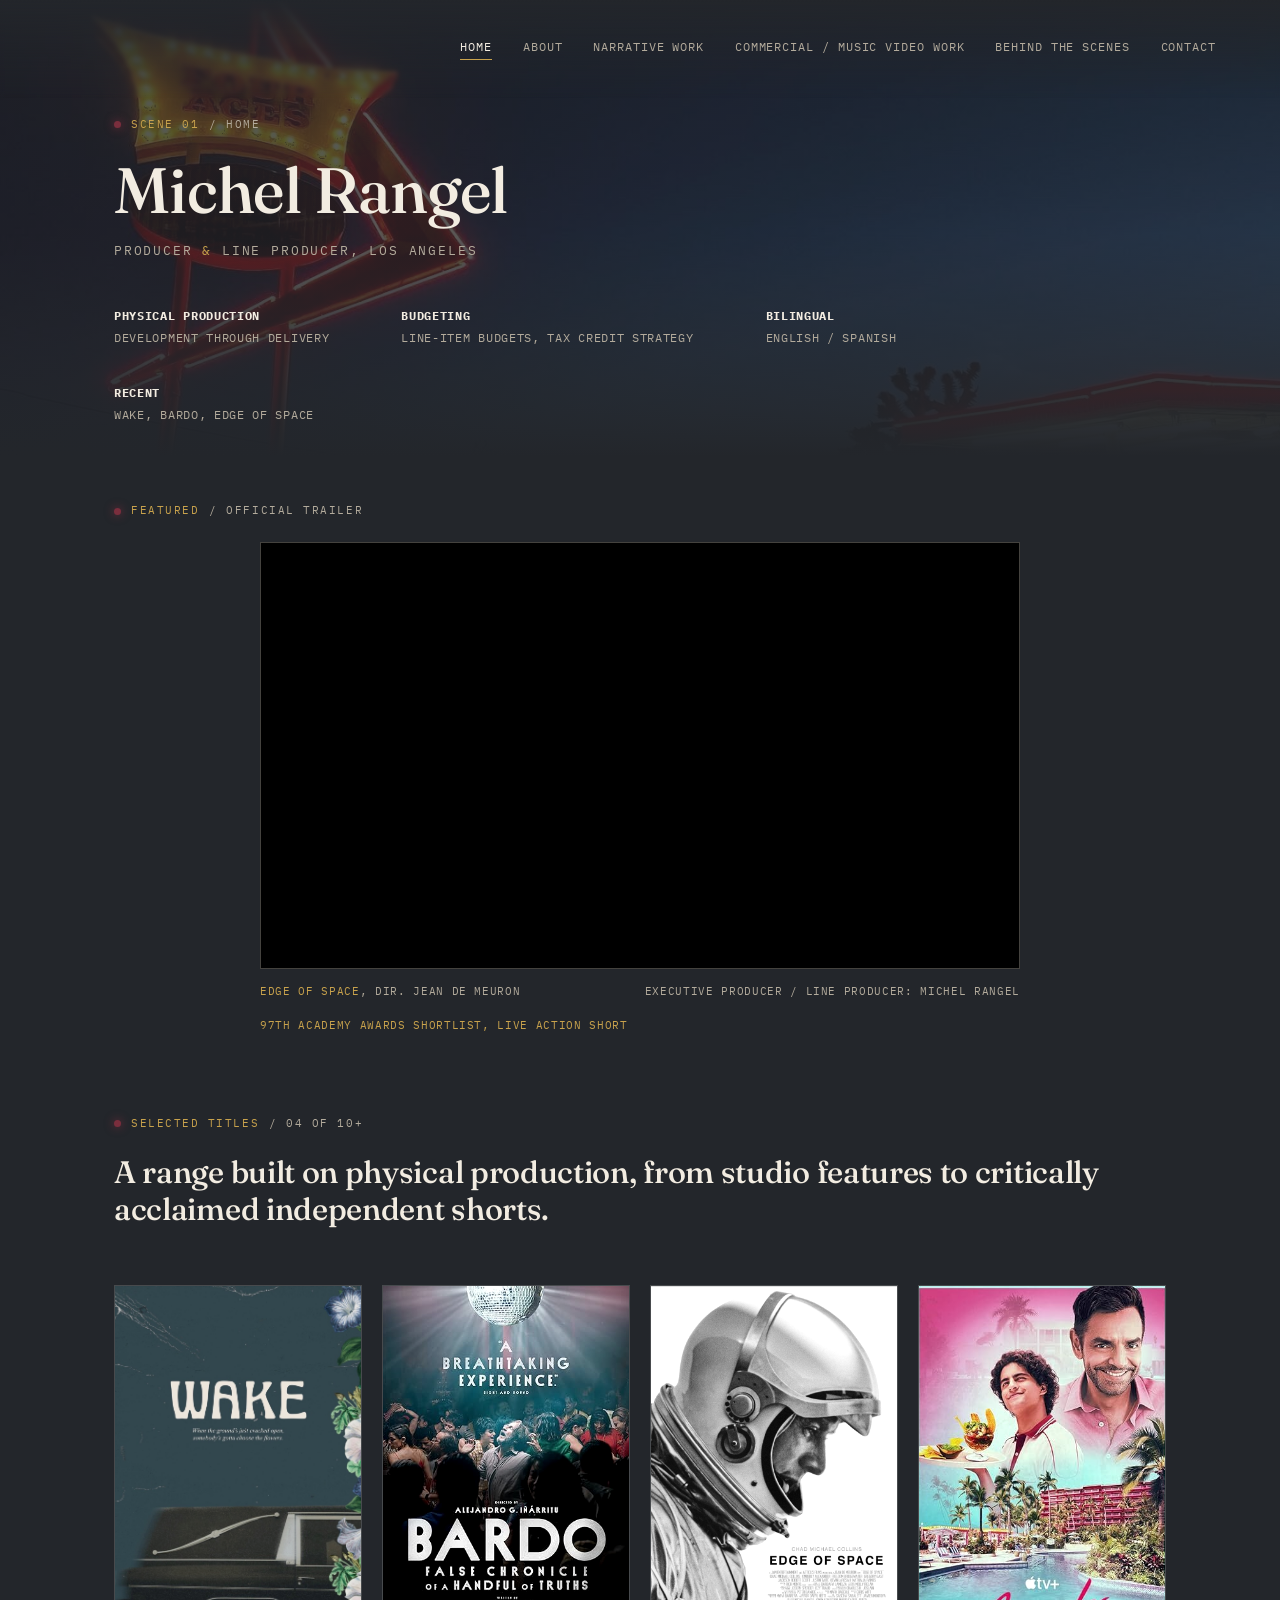
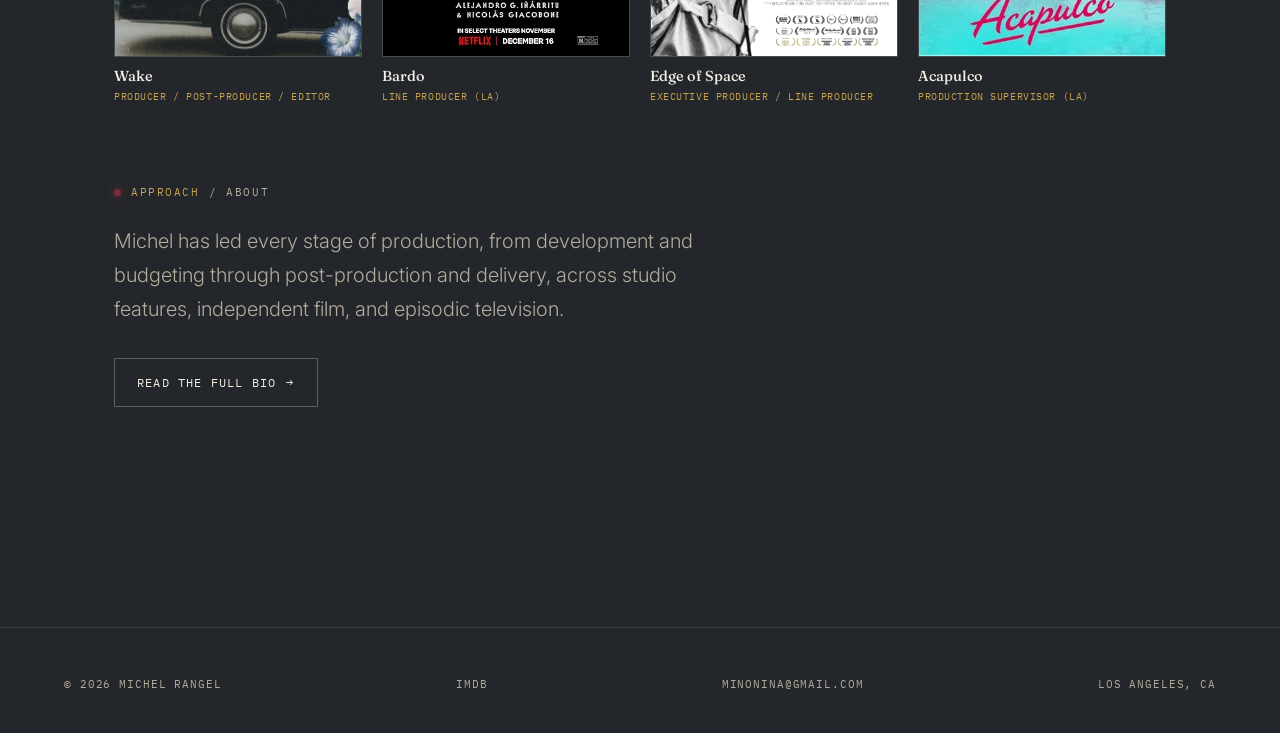
<file: site/index.html>
<!DOCTYPE html>
<html lang="en" data-theme="dark">
<head>
<!-- Google tag (gtag.js) -->
<script async src="https://www.googletagmanager.com/gtag/js?id=G-CX44KQYVGK"></script>
<script>
  window.dataLayer = window.dataLayer || [];
  function gtag(){dataLayer.push(arguments);}
  gtag('js', new Date());
  gtag('config', 'G-CX44KQYVGK');
</script>
<meta charset="UTF-8">
<meta name="viewport" content="width=device-width, initial-scale=1.0">
<title>Michel Rangel | Producer &amp; Line Producer, LA</title>
<meta name="description" content="Michel Rangel is a Los Angeles-based producer and line producer specializing in physical production, from Instructions Not Included to Bardo.">
<link rel="canonical" href="https://michelrangel.com/">
<link rel="icon" type="image/png" sizes="32x32" href="https://michelrangel.com/assets/img/meta/favicon-32.png">
<link rel="icon" type="image/png" sizes="16x16" href="https://michelrangel.com/assets/img/meta/favicon-16.png">
<link rel="apple-touch-icon" sizes="180x180" href="https://michelrangel.com/assets/img/meta/apple-touch-icon.png">

<meta property="og:type" content="website">
<meta property="og:site_name" content="Michel Rangel">
<meta property="og:url" content="https://michelrangel.com/">
<meta property="og:title" content="Michel Rangel | Producer &amp; Line Producer, LA">
<meta property="og:description" content="Michel Rangel is a Los Angeles-based producer and line producer specializing in physical production, from Instructions Not Included to Bardo.">
<meta property="og:image" content="https://michelrangel.com/assets/img/meta/og-image.jpg">
<meta property="og:image:width" content="1200">
<meta property="og:image:height" content="630">

<meta name="twitter:card" content="summary_large_image">
<meta name="twitter:title" content="Michel Rangel | Producer &amp; Line Producer, LA">
<meta name="twitter:description" content="Michel Rangel is a Los Angeles-based producer and line producer specializing in physical production, from Instructions Not Included to Bardo.">
<meta name="twitter:image" content="https://michelrangel.com/assets/img/meta/og-image.jpg">
<link rel="stylesheet" href="css/style.css">
<script type="application/ld+json">
{
  "@context": "https://schema.org",
  "@type": "Person",
  "name": "Michel Rangel",
  "url": "https://michelrangel.com/",
  "image": "https://michelrangel.com/assets/img/meta/og-image.jpg",
  "jobTitle": ["Producer", "Line Producer"],
  "description": "Los Angeles-based film and commercial producer and line producer specializing in physical production.",
  "address": {
    "@type": "PostalAddress",
    "addressLocality": "Los Angeles",
    "addressRegion": "CA",
    "addressCountry": "US"
  },
  "sameAs": [
    "https://www.imdb.com/name/nm3859965/"
  ],
  "knowsAbout": [
    "Physical Production",
    "Line Producing",
    "Film Production",
    "Television Production",
    "Commercial Production",
    "Music Video Production",
    "Line-Item Budgeting",
    "Film Tax Credit Strategy"
  ],
  "affiliation": {
    "@type": "Organization",
    "name": "Independent Artist Group"
  }
}
</script>
</head>
<body>

<header class="site-header no-mark">
  <a href="index.html" class="mark">Michel Rangel<small>Producer / Line Producer</small></a>
  <button class="nav-toggle">Menu</button>
  <nav class="site-nav">
    <a href="index.html" class="active">Home</a>
    <a href="about.html">About</a>
    <a href="work.html">Narrative Work</a>
    <a href="commercial.html">Commercial / Music Video Work</a>
    <a href="behind-the-scenes.html">Behind the Scenes</a>
    <a href="contact.html">Contact</a>
  </nav>
</header>

<section class="hero">
  <div class="hero-bg" style="background-image:url('assets/img/bts/bts-01-neon-diner.jpg');"></div>
  <div class="hero-scrim"></div>
  <div class="wrap hero-content">
    <div class="slate">Scene 01 <span class="dim">/ Home</span></div>
    <h1 class="display-name">Michel Rangel</h1>
    <p class="hero-role">Producer <span class="amp">&amp;</span> Line Producer, Los Angeles</p>

    <div class="hero-meta">
      <div>
        <strong>Physical Production</strong>
        Development through delivery
      </div>
      <div>
        <strong>Budgeting</strong>
        Line-item budgets, tax credit strategy
      </div>
      <div>
        <strong>Bilingual</strong>
        English / Spanish
      </div>
      <div>
        <strong>Recent</strong>
        Wake, Bardo, Edge of Space
      </div>
    </div>
  </div>
</section>

<section class="tight hero-flush-top flush-bottom reveal">
  <div class="wrap">
    <div class="slate">Featured <span class="dim">/ Official Trailer</span></div>
    <div class="featured-video">
      <div class="video-frame">
        <iframe src="https://player.vimeo.com/video/1222243987?h=1b9a0a73b7&title=0&byline=0&portrait=0"
          title="Edge of Space: Official Trailer" allow="autoplay; fullscreen; picture-in-picture" allowfullscreen></iframe>
      </div>
      <div class="video-cap">
        <span><span class="accent">Edge of Space</span>, dir. Jean de Meuron</span>
        <span>Executive Producer / Line Producer: Michel Rangel</span>
        <span class="accent">97th Academy Awards Shortlist, Live Action Short</span>
      </div>
    </div>
  </div>
</section>

<section class="tight flush-top flush-bottom reveal">
  <div class="wrap">
    <div class="section-head">
      <div class="slate">Selected Titles <span class="dim">/ 04 of 10+</span></div>
      <h2 class="display-md">A range built on physical production, from studio features to critically acclaimed independent shorts.</h2>
    </div>
    <div class="poster-wall home-poster-wall">
      <div class="poster-wall-item">
        <div class="frame"><a href="work.html"><img src="assets/img/posters/wake.jpg" alt="Wake film poster" loading="lazy"></a></div>
        <div class="cap"><div class="t">Wake</div><div class="m">Producer / Post-Producer / Editor</div></div>
      </div>
      <div class="poster-wall-item">
        <div class="frame"><a href="work.html"><img src="assets/img/posters/bardo-poster.jpg" alt="Bardo, False Chronicle of a Handful of Truths poster" loading="lazy"></a></div>
        <div class="cap"><div class="t">Bardo</div><div class="m">Line Producer (LA)</div></div>
      </div>
      <div class="poster-wall-item">
        <div class="frame"><a href="work.html"><img src="assets/img/posters/edge-of-space-poster.jpg" alt="Edge of Space film poster" loading="lazy"></a></div>
        <div class="cap"><div class="t">Edge of Space</div><div class="m">Executive Producer / Line Producer</div></div>
      </div>
      <div class="poster-wall-item">
        <div class="frame"><a href="work.html"><img src="assets/img/posters/acapulco.jpg" alt="Acapulco poster" loading="lazy"></a></div>
        <div class="cap"><div class="t">Acapulco</div><div class="m">Production Supervisor (LA)</div></div>
      </div>
    </div>
  </div>
</section>

<section class="tight flush-top reveal">
  <div class="wrap">
    <div class="slate">Approach <span class="dim">/ About</span></div>
    <p class="lede">Michel has led every stage of production, from development and budgeting through post-production and delivery, across studio features, independent film, and episodic television.</p>
    <div style="margin-top:32px;">
      <a class="btn" href="about.html">Read the full bio <span class="arrow">→</span></a>
    </div>
  </div>
</section>

<footer class="site-footer">
  <div class="wrap">
    <span>© 2026 Michel Rangel</span>
    <span><a href="https://www.imdb.com/name/nm3859965/" target="_blank" rel="noopener">IMDb</a></span>
    <span><a href="contact.html">minonina@gmail.com</a></span>
    <span>Los Angeles, CA</span>
  </div>
</footer>

<script src="js/main.js"></script>
</body>
</html>
</file>
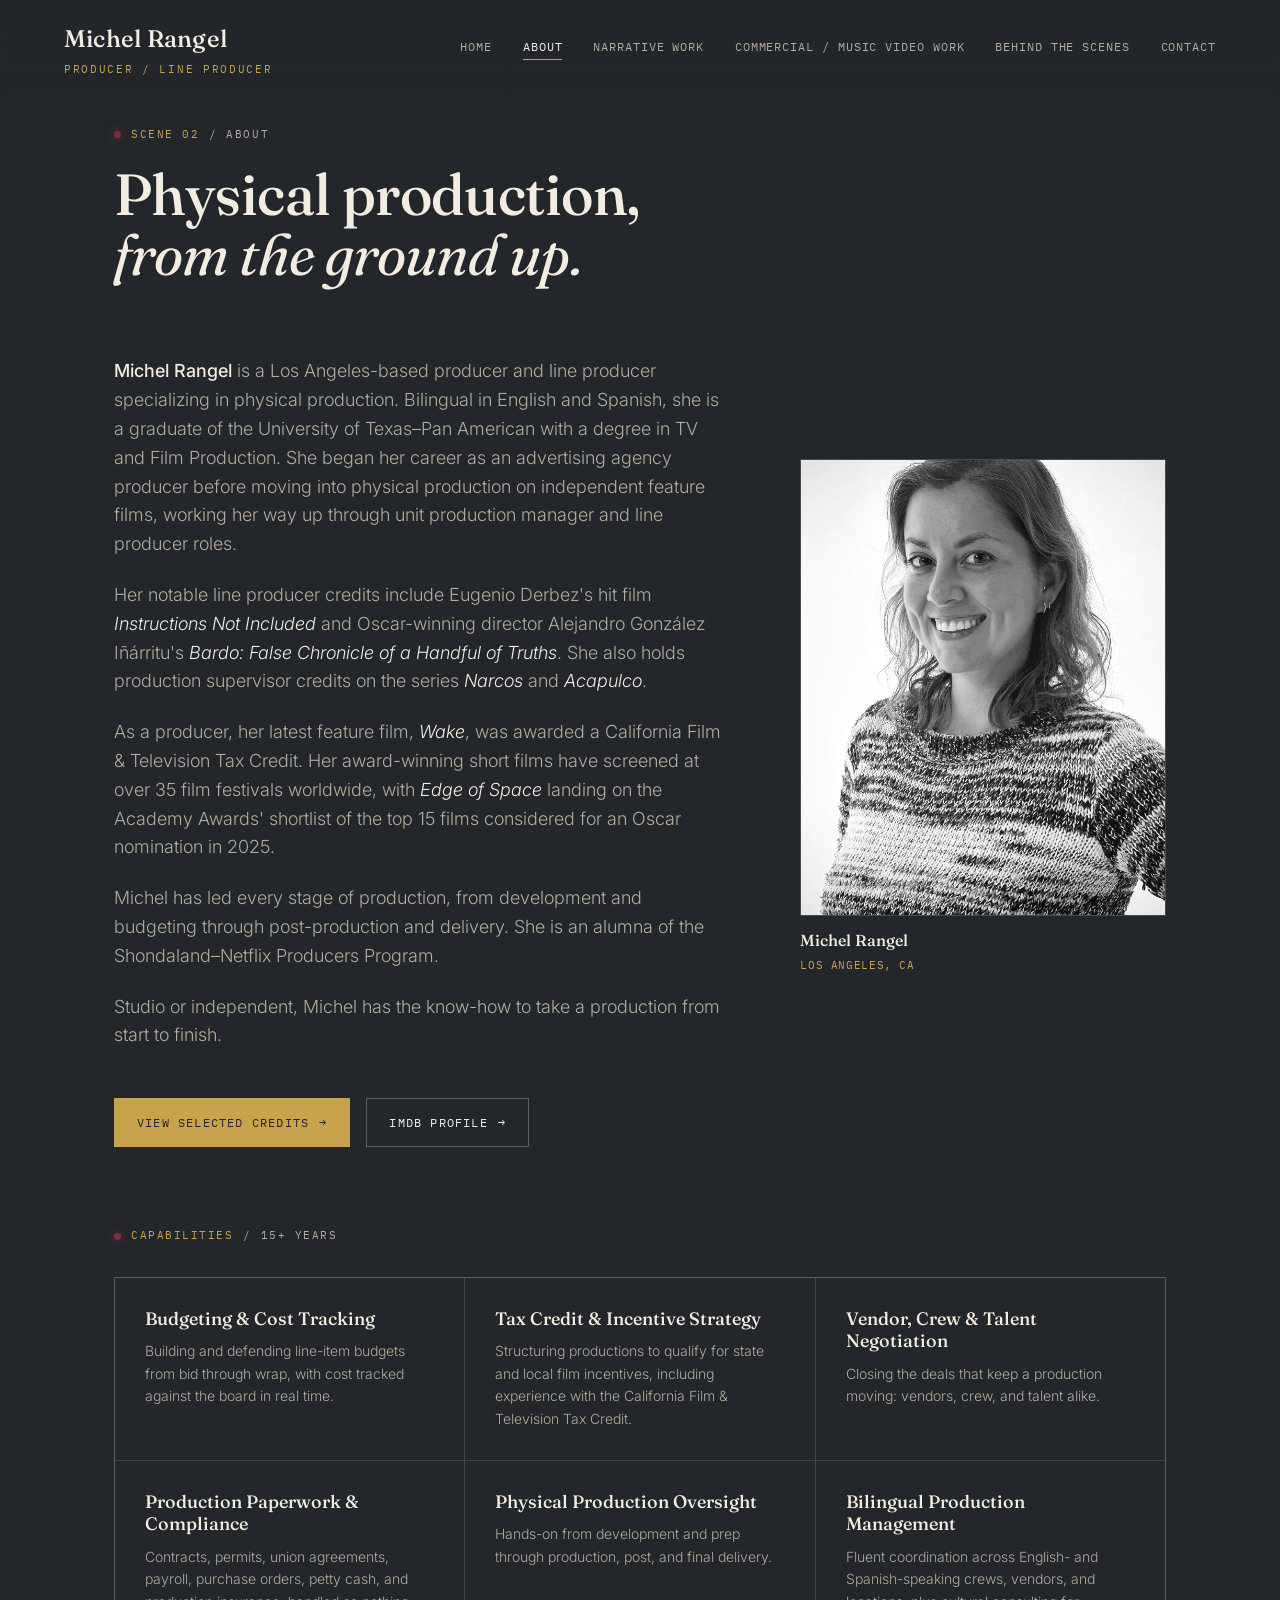
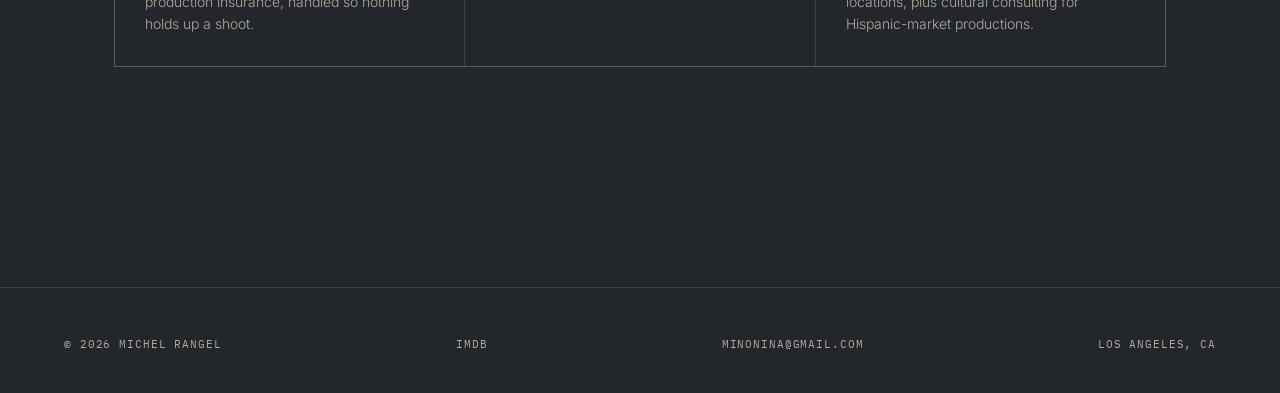
<file: site/about.html>
<!DOCTYPE html>
<html lang="en" data-theme="dark">
<head>
<!-- Google tag (gtag.js) -->
<script async src="https://www.googletagmanager.com/gtag/js?id=G-CX44KQYVGK"></script>
<script>
  window.dataLayer = window.dataLayer || [];
  function gtag(){dataLayer.push(arguments);}
  gtag('js', new Date());
  gtag('config', 'G-CX44KQYVGK');
</script>
<meta charset="UTF-8">
<meta name="viewport" content="width=device-width, initial-scale=1.0">
<title>About | Michel Rangel, Line Producer</title>
<meta name="description" content="Los Angeles-based producer and line producer specializing in physical production, budgeting, and tax credit strategy.">
<link rel="canonical" href="https://michelrangel.com/about.html">
<link rel="icon" type="image/png" sizes="32x32" href="https://michelrangel.com/assets/img/meta/favicon-32.png">
<link rel="icon" type="image/png" sizes="16x16" href="https://michelrangel.com/assets/img/meta/favicon-16.png">
<link rel="apple-touch-icon" sizes="180x180" href="https://michelrangel.com/assets/img/meta/apple-touch-icon.png">

<meta property="og:type" content="website">
<meta property="og:site_name" content="Michel Rangel">
<meta property="og:url" content="https://michelrangel.com/about.html">
<meta property="og:title" content="About | Michel Rangel, Line Producer">
<meta property="og:description" content="Los Angeles-based producer and line producer specializing in physical production, budgeting, and tax credit strategy.">
<meta property="og:image" content="https://michelrangel.com/assets/img/meta/og-image.jpg">
<meta property="og:image:width" content="1200">
<meta property="og:image:height" content="630">

<meta name="twitter:card" content="summary_large_image">
<meta name="twitter:title" content="About | Michel Rangel, Line Producer">
<meta name="twitter:description" content="Los Angeles-based producer and line producer specializing in physical production, budgeting, and tax credit strategy.">
<meta name="twitter:image" content="https://michelrangel.com/assets/img/meta/og-image.jpg">
<link rel="stylesheet" href="css/style.css">
</head>
<body>

<header class="site-header">
  <a href="index.html" class="mark">Michel Rangel<small>Producer / Line Producer</small></a>
  <button class="nav-toggle">Menu</button>
  <nav class="site-nav">
    <a href="index.html">Home</a>
    <a href="about.html" class="active">About</a>
    <a href="work.html">Narrative Work</a>
    <a href="commercial.html">Commercial / Music Video Work</a>
    <a href="behind-the-scenes.html">Behind the Scenes</a>
    <a href="contact.html">Contact</a>
  </nav>
</header>

<section class="page-hero">
  <div class="wrap">
    <div class="slate">Scene 02 <span class="dim">/ About</span></div>
    <h1 class="display-lg">Physical production,<br><span class="italic">from the ground up.</span></h1>
  </div>
</section>

<section class="tight flush-top flush-bottom reveal">
  <div class="wrap about-split">
    <div class="about-text">
      <p><strong>Michel Rangel</strong> is a Los Angeles-based producer and line producer specializing in physical production. Bilingual in English and Spanish, she is a graduate of the University of Texas–Pan American with a degree in TV and Film Production. She began her career as an advertising agency producer before moving into physical production on independent feature films, working her way up through unit production manager and line producer roles.</p>

      <p>Her notable line producer credits include Eugenio Derbez's hit film <em>Instructions Not Included</em> and Oscar-winning director Alejandro González Iñárritu's <em>Bardo: False Chronicle of a Handful of Truths</em>. She also holds production supervisor credits on the series <em>Narcos</em> and <em>Acapulco</em>.</p>

      <p>As a producer, her latest feature film, <em>Wake</em>, was awarded a California Film &amp; Television Tax Credit. Her award-winning short films have screened at over 35 film festivals worldwide, with <em>Edge of Space</em> landing on the Academy Awards' shortlist of the top 15 films considered for an Oscar nomination in 2025.</p>

      <p>Michel has led every stage of production, from development and budgeting through post-production and delivery. She is an alumna of the Shondaland–Netflix Producers Program.</p>

      <p>Studio or independent, Michel has the know-how to take a production from start to finish.</p>

      <div style="margin-top:48px; display:flex; gap:16px; flex-wrap:wrap;">
        <a class="btn solid" href="work.html">View selected credits <span class="arrow">→</span></a>
        <a class="btn" href="https://www.imdb.com/name/nm3859965/" target="_blank" rel="noopener">IMDb profile <span class="arrow">→</span></a>
      </div>
    </div>

    <div class="about-portrait-wrap">
      <div class="frame"><img src="assets/img/headshot/michel-headshot.jpg" alt="Portrait of Michel Rangel"></div>
      <div class="cap"><div class="t">Michel Rangel</div><div class="m">Los Angeles, CA</div></div>
    </div>
  </div>
</section>

<section class="tight flush-top reveal">
  <div class="wrap">
    <div class="slate">Capabilities <span class="dim">/ 15+ Years</span></div>
    <div class="capability-grid">
      <div class="capability-item">
        <div class="capability-title">Budgeting &amp; Cost Tracking</div>
        <p>Building and defending line-item budgets from bid through wrap, with cost tracked against the board in real time.</p>
      </div>
      <div class="capability-item">
        <div class="capability-title">Tax Credit &amp; Incentive Strategy</div>
        <p>Structuring productions to qualify for state and local film incentives, including experience with the California Film &amp; Television Tax Credit.</p>
      </div>
      <div class="capability-item">
        <div class="capability-title">Vendor, Crew &amp; Talent Negotiation</div>
        <p>Closing the deals that keep a production moving: vendors, crew, and talent alike.</p>
      </div>
      <div class="capability-item">
        <div class="capability-title">Production Paperwork &amp; Compliance</div>
        <p>Contracts, permits, union agreements, payroll, purchase orders, petty cash, and production insurance, handled so nothing holds up a shoot.</p>
      </div>
      <div class="capability-item">
        <div class="capability-title">Physical Production Oversight</div>
        <p>Hands-on from development and prep through production, post, and final delivery.</p>
      </div>
      <div class="capability-item">
        <div class="capability-title">Bilingual Production Management</div>
        <p>Fluent coordination across English- and Spanish-speaking crews, vendors, and locations, plus cultural consulting for Hispanic-market productions.</p>
      </div>
    </div>
  </div>
</section>

<footer class="site-footer">
  <div class="wrap">
    <span>© 2026 Michel Rangel</span>
    <span><a href="https://www.imdb.com/name/nm3859965/" target="_blank" rel="noopener">IMDb</a></span>
    <span><a href="contact.html">minonina@gmail.com</a></span>
    <span>Los Angeles, CA</span>
  </div>
</footer>

<script src="js/main.js"></script>
</body>
</html>
</file>
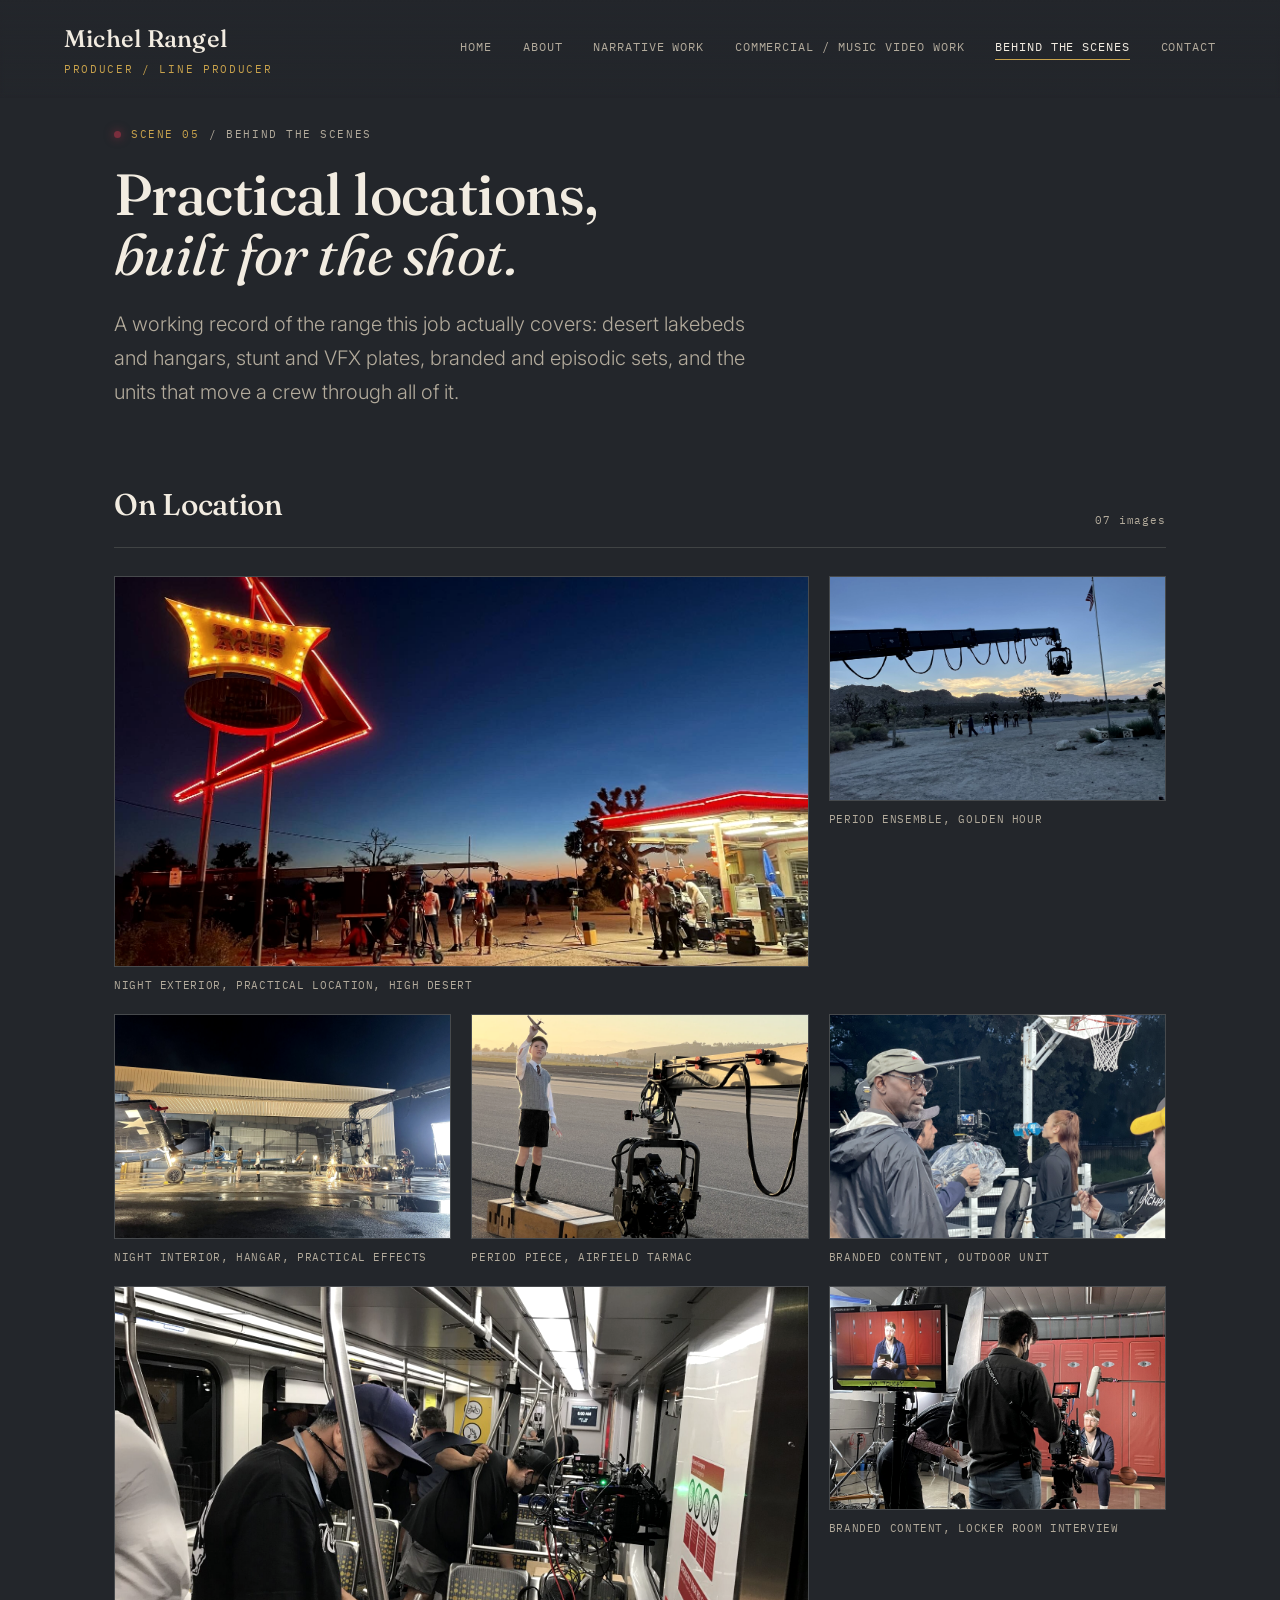
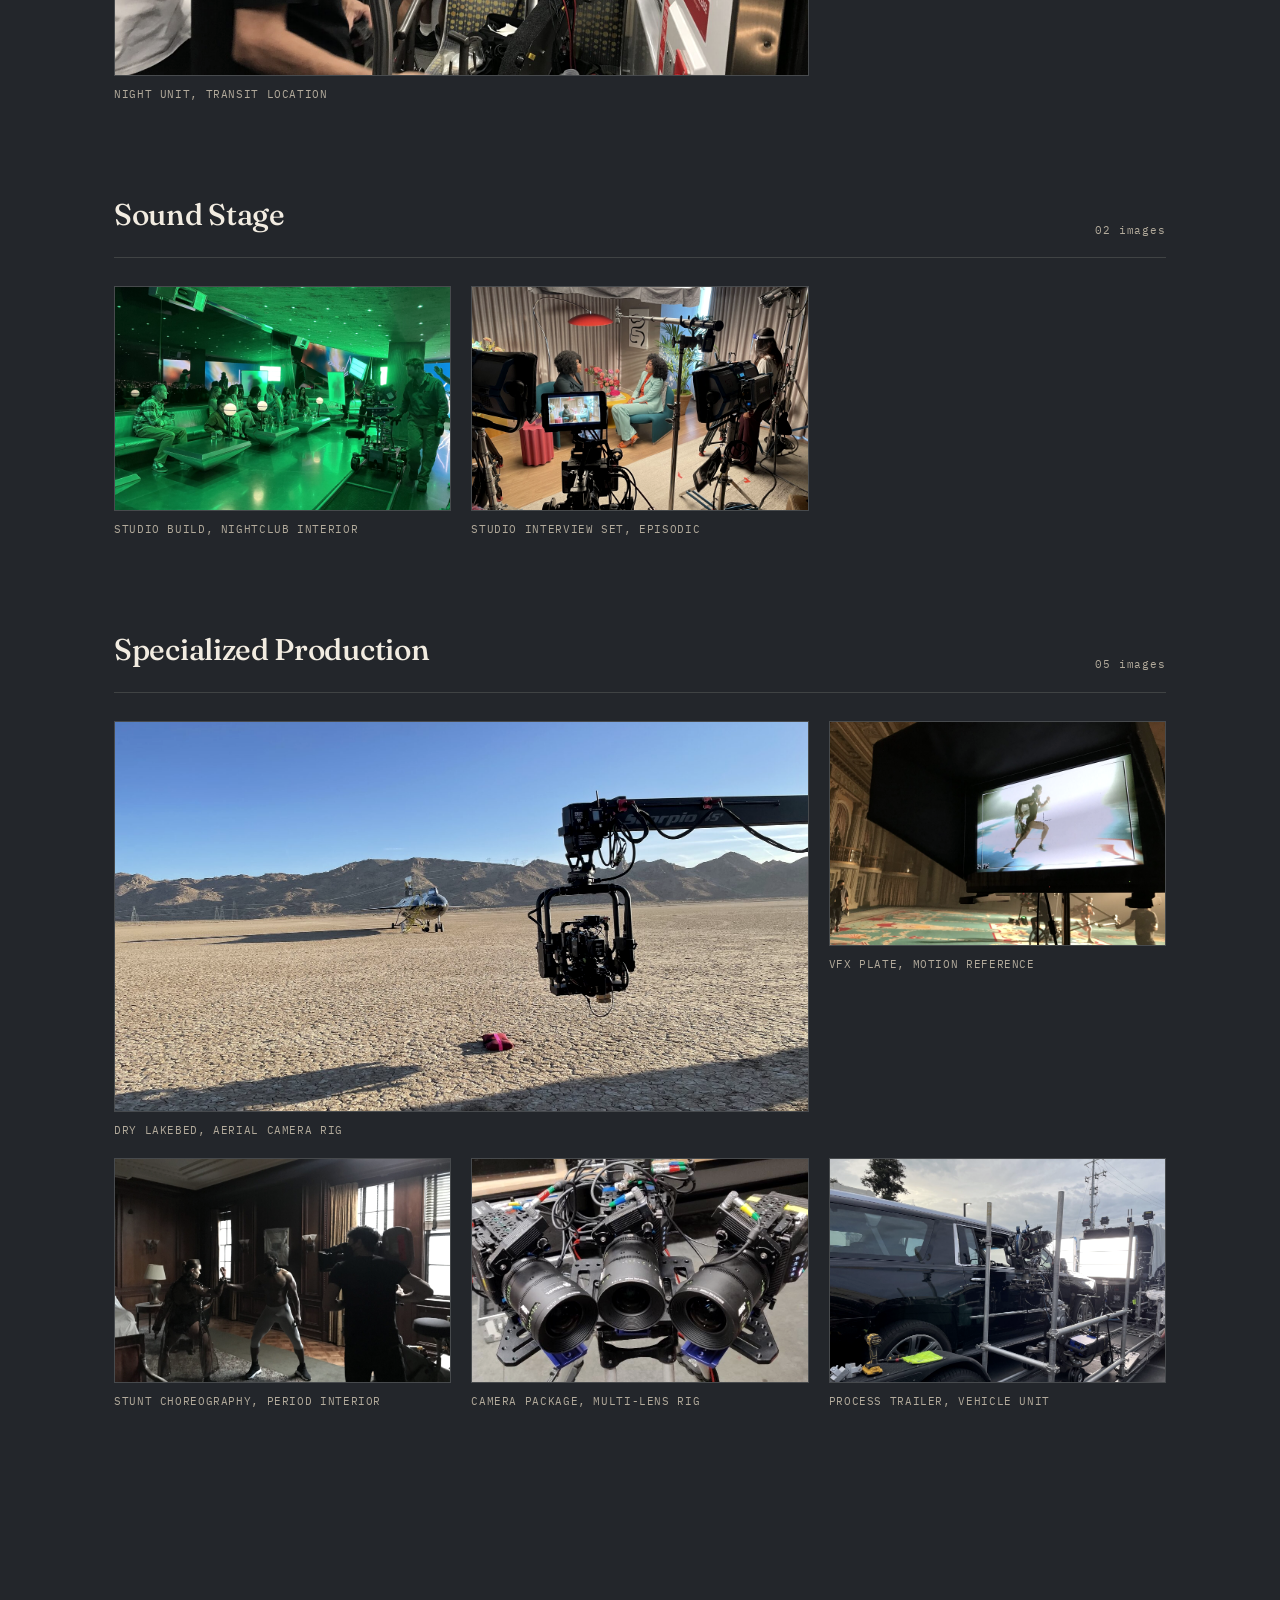
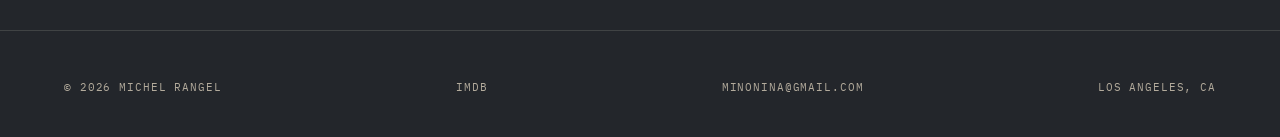
<file: site/behind-the-scenes.html>
<!DOCTYPE html>
<html lang="en" data-theme="dark">
<head>
<!-- Google tag (gtag.js) -->
<script async src="https://www.googletagmanager.com/gtag/js?id=G-CX44KQYVGK"></script>
<script>
  window.dataLayer = window.dataLayer || [];
  function gtag(){dataLayer.push(arguments);}
  gtag('js', new Date());
  gtag('config', 'G-CX44KQYVGK');
</script>
<meta charset="UTF-8">
<meta name="viewport" content="width=device-width, initial-scale=1.0">
<title>Behind the Scenes | Michel Rangel</title>
<meta name="description" content="Behind the scenes across period pieces, stunts, branded content, and multi-camera units.">
<link rel="canonical" href="https://michelrangel.com/behind-the-scenes.html">
<link rel="icon" type="image/png" sizes="32x32" href="https://michelrangel.com/assets/img/meta/favicon-32.png">
<link rel="icon" type="image/png" sizes="16x16" href="https://michelrangel.com/assets/img/meta/favicon-16.png">
<link rel="apple-touch-icon" sizes="180x180" href="https://michelrangel.com/assets/img/meta/apple-touch-icon.png">

<meta property="og:type" content="website">
<meta property="og:site_name" content="Michel Rangel">
<meta property="og:url" content="https://michelrangel.com/behind-the-scenes.html">
<meta property="og:title" content="Behind the Scenes | Michel Rangel">
<meta property="og:description" content="Behind the scenes across period pieces, stunts, branded content, and multi-camera units.">
<meta property="og:image" content="https://michelrangel.com/assets/img/meta/og-image.jpg">
<meta property="og:image:width" content="1200">
<meta property="og:image:height" content="630">

<meta name="twitter:card" content="summary_large_image">
<meta name="twitter:title" content="Behind the Scenes | Michel Rangel">
<meta name="twitter:description" content="Behind the scenes across period pieces, stunts, branded content, and multi-camera units.">
<meta name="twitter:image" content="https://michelrangel.com/assets/img/meta/og-image.jpg">
<link rel="stylesheet" href="css/style.css">
</head>
<body>

<header class="site-header">
  <a href="index.html" class="mark">Michel Rangel<small>Producer / Line Producer</small></a>
  <button class="nav-toggle">Menu</button>
  <nav class="site-nav">
    <a href="index.html">Home</a>
    <a href="about.html">About</a>
    <a href="work.html">Narrative Work</a>
    <a href="commercial.html">Commercial / Music Video Work</a>
    <a href="behind-the-scenes.html" class="active">Behind the Scenes</a>
    <a href="contact.html">Contact</a>
  </nav>
</header>

<section class="page-hero">
  <div class="wrap">
    <div class="slate">Scene 05 <span class="dim">/ Behind the Scenes</span></div>
    <h1 class="display-lg">Practical locations,<br><span class="italic">built for the shot.</span></h1>
    <p class="lede" style="margin-top:22px;">A working record of the range this job actually covers: desert lakebeds and hangars, stunt and VFX plates, branded and episodic sets, and the units that move a crew through all of it.</p>
  </div>
</section>

<section class="tight flush-top reveal">
  <div class="wrap">

    <div class="gallery-group">
      <div class="group-head">
        <h2>On Location</h2>
        <span class="count">07 images</span>
      </div>
      <div class="gallery-grid">
        <div class="gallery-item wide">
          <div class="frame"><img src="assets/img/bts/bts-01-neon-diner.jpg" alt="Night exterior shoot at a neon-lit roadside diner" loading="lazy"></div>
          <div class="cap">Night exterior, practical location, high desert</div>
        </div>
        <div class="gallery-item">
          <div class="frame"><img src="assets/img/bts/bts-03-honor-guard.jpg" alt="Period military honor guard scene at golden hour" loading="lazy"></div>
          <div class="cap">Period ensemble, golden hour</div>
        </div>
        <div class="gallery-item">
          <div class="frame"><img src="assets/img/bts/bts-04-hangar-sparks.jpg" alt="Night shoot inside a hangar with practical sparks" loading="lazy"></div>
          <div class="cap">Night interior, hangar, practical effects</div>
        </div>
        <div class="gallery-item">
          <div class="frame"><img src="assets/img/bts/bts-06-tarmac-period.jpg" alt="Period costume shoot on an airfield tarmac" loading="lazy"></div>
          <div class="cap">Period piece, airfield tarmac</div>
        </div>
        <div class="gallery-item">
          <div class="frame"><img src="assets/img/bts/bts-05-basketball-branded.jpg" alt="Branded commercial shoot at an outdoor basketball court" loading="lazy"></div>
          <div class="cap">Branded content, outdoor unit</div>
        </div>
        <div class="gallery-item wide">
          <div class="frame"><img src="assets/img/bts/bts-11-subway-unit.jpg" alt="Film crew setting up inside a subway train car" loading="lazy"></div>
          <div class="cap">Night unit, transit location</div>
        </div>
        <div class="gallery-item">
          <div class="frame"><img src="assets/img/bts/bts-14-athlete-interview.jpg" alt="Athlete interview setup in a locker room for branded content" loading="lazy"></div>
          <div class="cap">Branded content, locker room interview</div>
        </div>
      </div>
    </div>

    <div class="gallery-group">
      <div class="group-head">
        <h2>Sound Stage</h2>
        <span class="count">02 images</span>
      </div>
      <div class="gallery-grid">
        <div class="gallery-item">
          <div class="frame"><img src="assets/img/bts/bts-07-nightclub-green.jpg" alt="Studio-built nightclub interior lit in green" loading="lazy"></div>
          <div class="cap">Studio build, nightclub interior</div>
        </div>
        <div class="gallery-item">
          <div class="frame"><img src="assets/img/bts/bts-13-episodic-interview.jpg" alt="Colorful studio interview set for an episodic series" loading="lazy"></div>
          <div class="cap">Studio interview set, episodic</div>
        </div>
      </div>
    </div>

    <div class="gallery-group">
      <div class="group-head">
        <h2>Specialized Production</h2>
        <span class="count">05 images</span>
      </div>
      <div class="gallery-grid">
        <div class="gallery-item wide">
          <div class="frame"><img src="assets/img/bts/bts-02-lakebed-crane.jpg" alt="Camera crane on a dry desert lakebed with a jet in the background" loading="lazy"></div>
          <div class="cap">Dry lakebed, aerial camera rig</div>
        </div>
        <div class="gallery-item">
          <div class="frame"><img src="assets/img/bts/bts-08-vfx-monitor.jpg" alt="Monitor showing a greenscreen VFX reference plate" loading="lazy"></div>
          <div class="cap">VFX plate, motion reference</div>
        </div>
        <div class="gallery-item">
          <div class="frame"><img src="assets/img/bts/bts-09-stunt-interior.jpg" alt="Stunt choreography being blocked in a period interior" loading="lazy"></div>
          <div class="cap">Stunt choreography, period interior</div>
        </div>
        <div class="gallery-item">
          <div class="frame"><img src="assets/img/bts/bts-10-camera-rig.jpg" alt="Close-up of a multi-lens camera rig" loading="lazy"></div>
          <div class="cap">Camera package, multi-lens rig</div>
        </div>
        <div class="gallery-item">
          <div class="frame"><img src="assets/img/bts/bts-12-process-trailer.jpg" alt="Camera rig mounted on a vehicle process trailer" loading="lazy"></div>
          <div class="cap">Process trailer, vehicle unit</div>
        </div>
      </div>
    </div>

  </div>
</section>

<footer class="site-footer">
  <div class="wrap">
    <span>© 2026 Michel Rangel</span>
    <span><a href="https://www.imdb.com/name/nm3859965/" target="_blank" rel="noopener">IMDb</a></span>
    <span><a href="contact.html">minonina@gmail.com</a></span>
    <span>Los Angeles, CA</span>
  </div>
</footer>

<script src="js/main.js"></script>
</body>
</html>
</file>
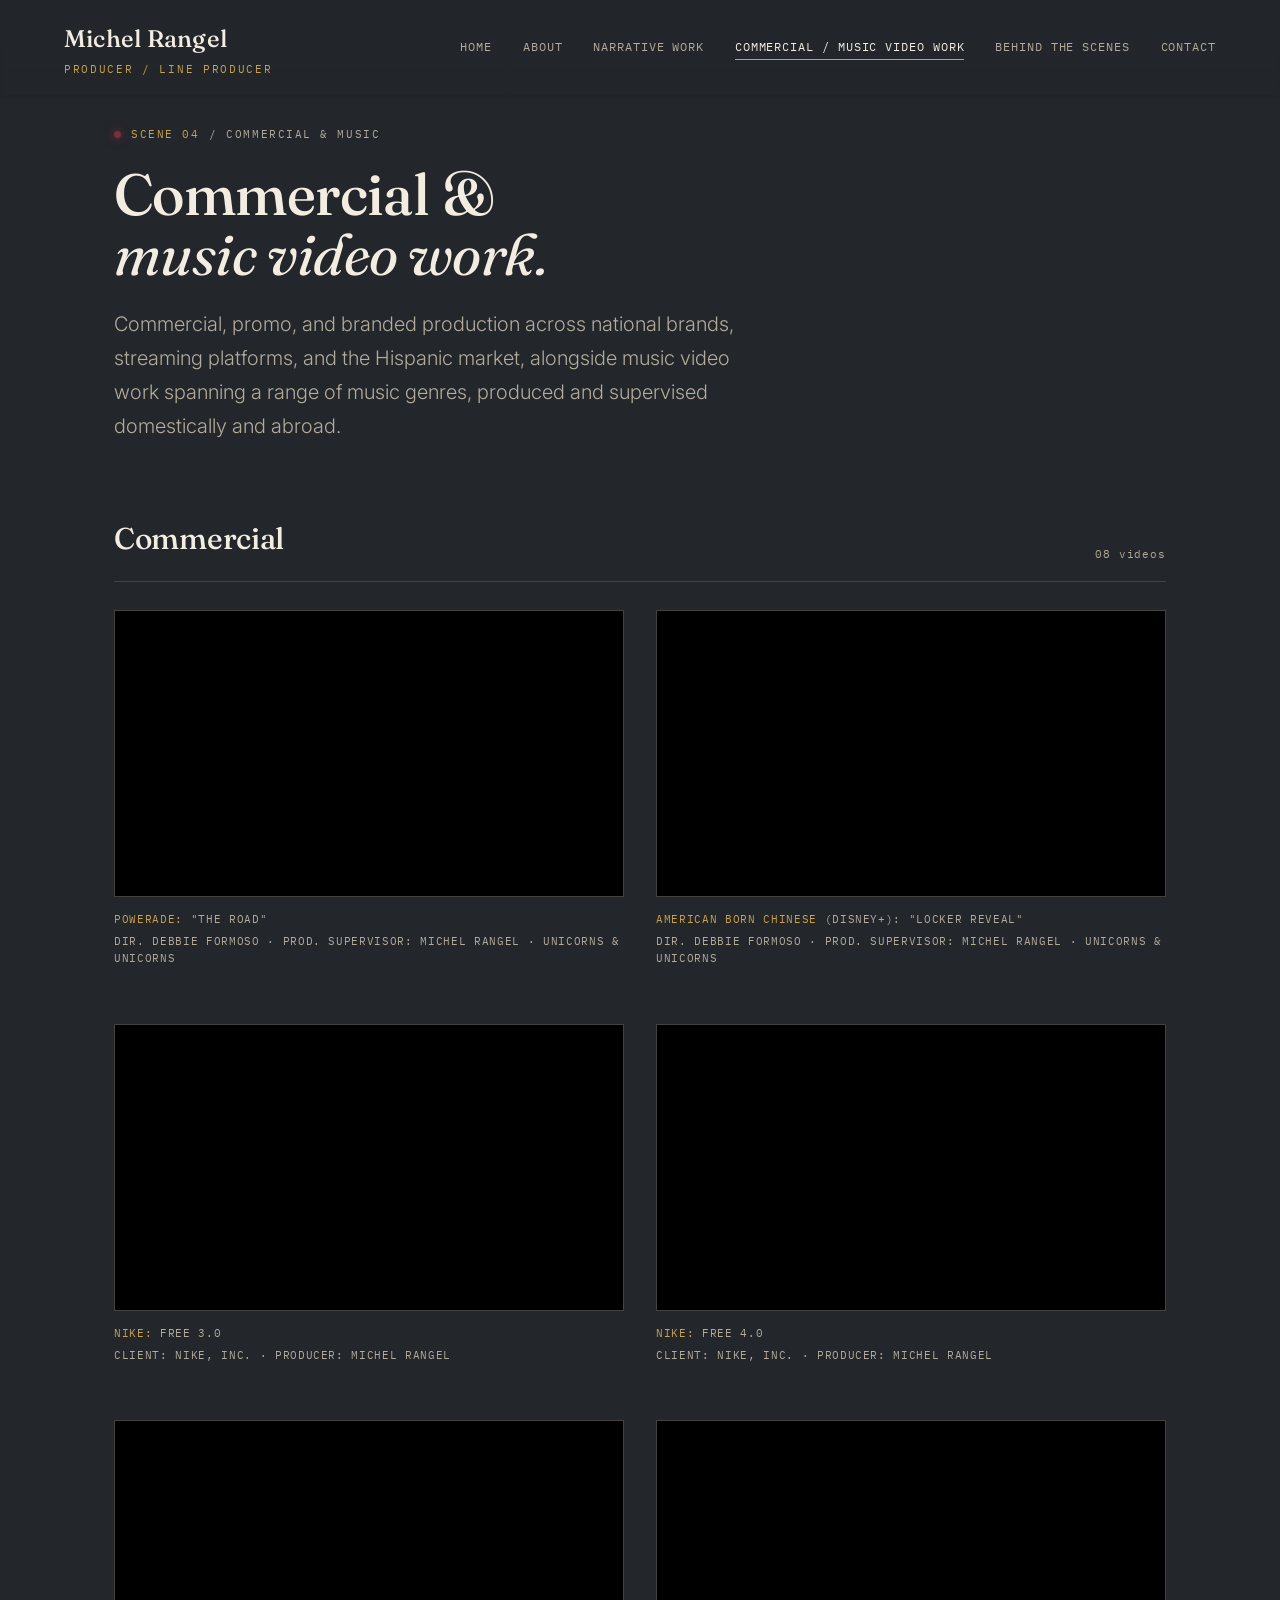
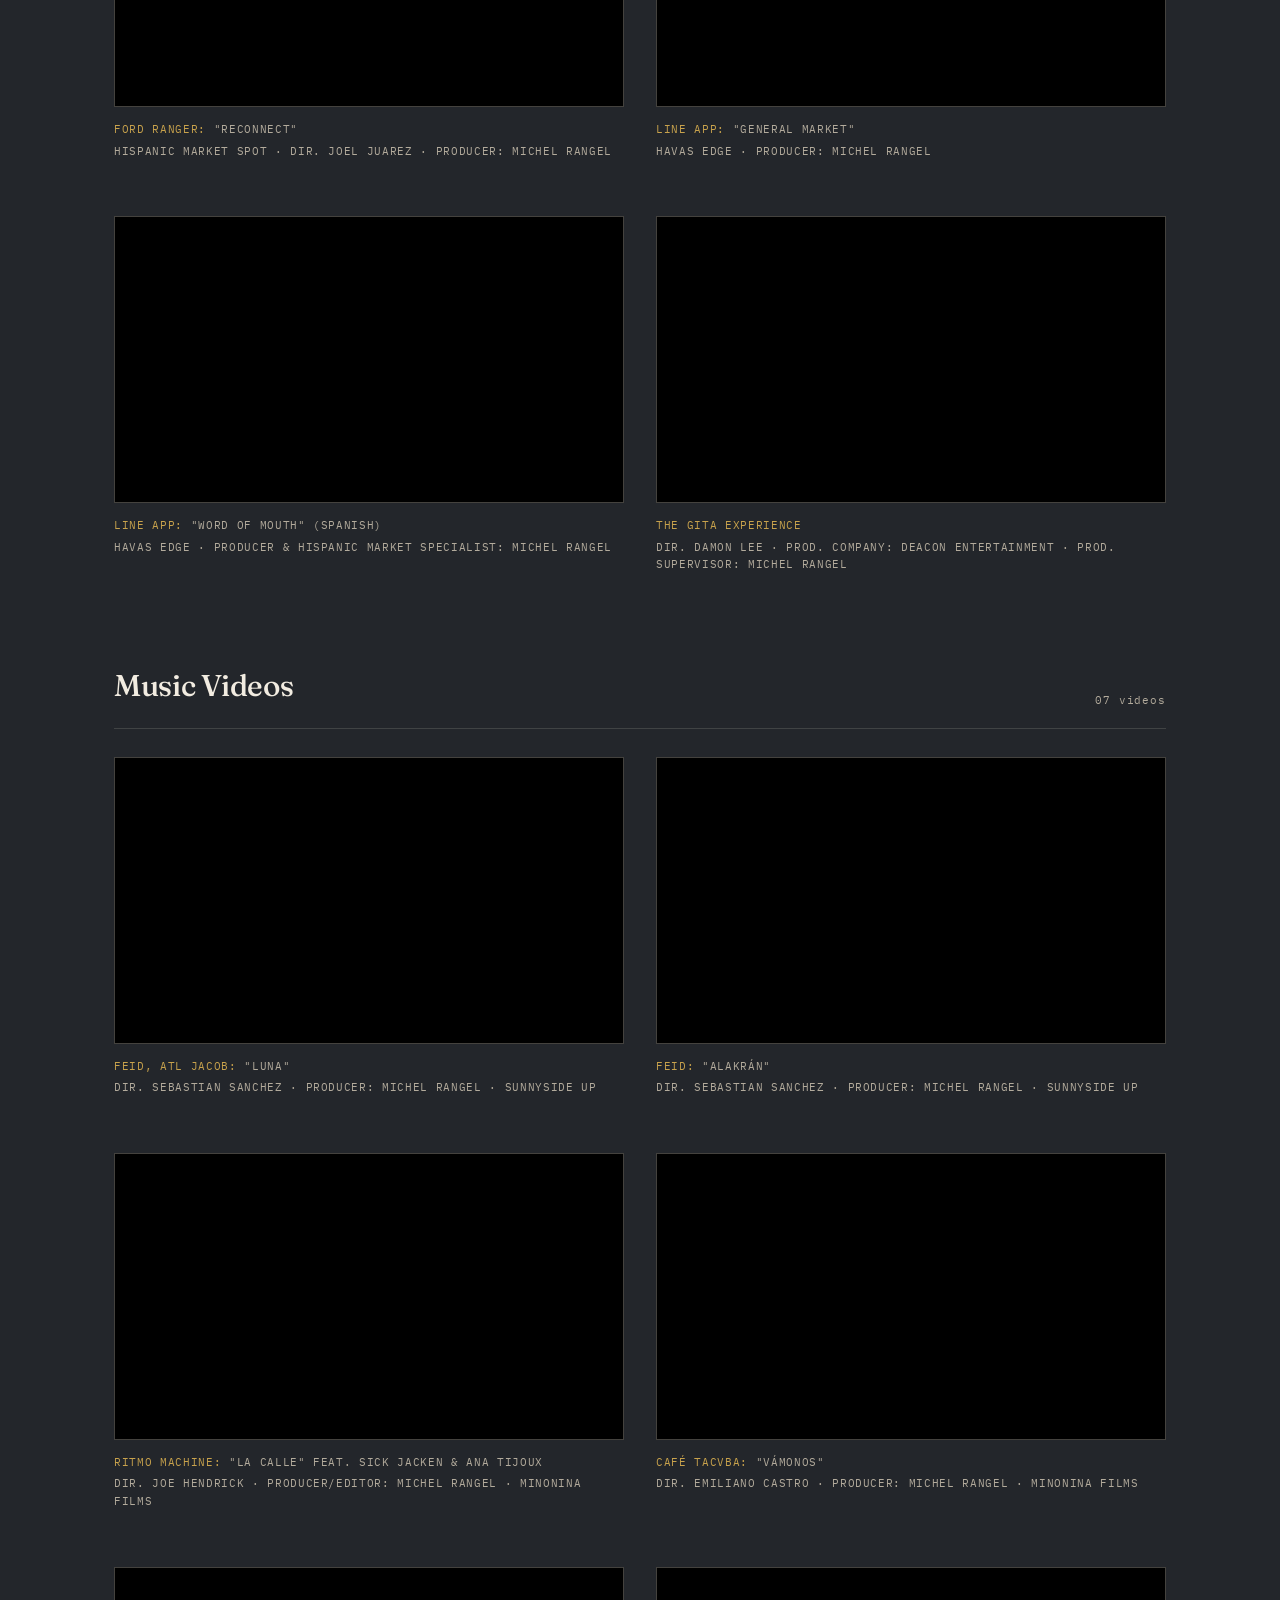
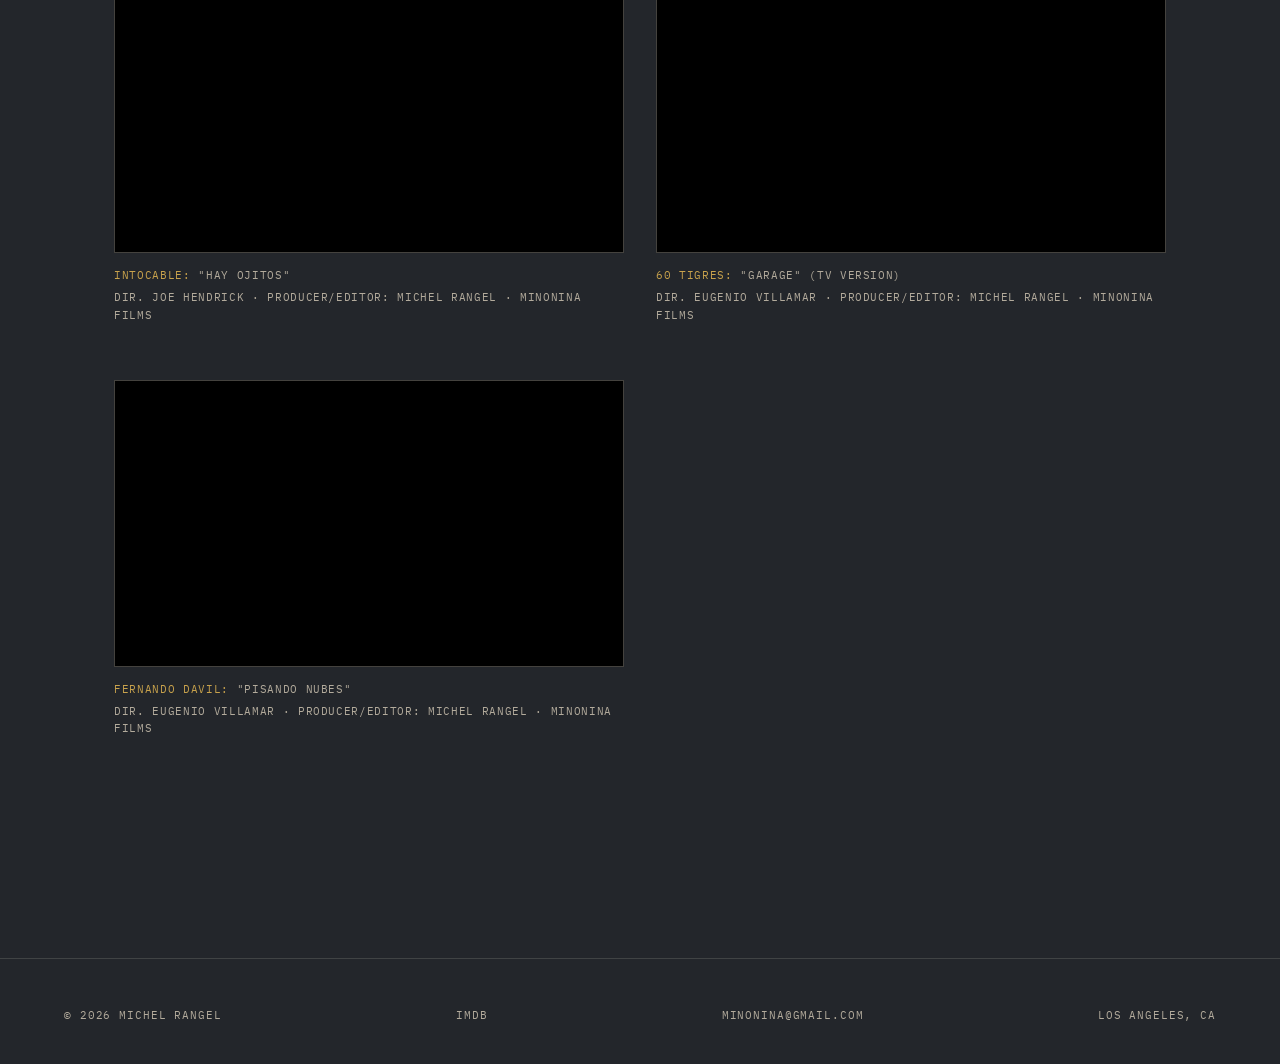
<file: site/commercial.html>
<!DOCTYPE html>
<html lang="en" data-theme="dark">
<head>
<!-- Google tag (gtag.js) -->
<script async src="https://www.googletagmanager.com/gtag/js?id=G-CX44KQYVGK"></script>
<script>
  window.dataLayer = window.dataLayer || [];
  function gtag(){dataLayer.push(arguments);}
  gtag('js', new Date());
  gtag('config', 'G-CX44KQYVGK');
</script>
<meta charset="UTF-8">
<meta name="viewport" content="width=device-width, initial-scale=1.0">
<title>Commercial Producer | Michel Rangel</title>
<meta name="description" content="Commercial and music video work including Nike, Ford, Powerade, Disney+, Feid, Café Tacvba, and Intocable.">
<link rel="canonical" href="https://michelrangel.com/commercial.html">
<link rel="icon" type="image/png" sizes="32x32" href="https://michelrangel.com/assets/img/meta/favicon-32.png">
<link rel="icon" type="image/png" sizes="16x16" href="https://michelrangel.com/assets/img/meta/favicon-16.png">
<link rel="apple-touch-icon" sizes="180x180" href="https://michelrangel.com/assets/img/meta/apple-touch-icon.png">

<meta property="og:type" content="website">
<meta property="og:site_name" content="Michel Rangel">
<meta property="og:url" content="https://michelrangel.com/commercial.html">
<meta property="og:title" content="Commercial Producer | Michel Rangel">
<meta property="og:description" content="Commercial and music video work including Nike, Ford, Powerade, Disney+, Feid, Café Tacvba, and Intocable.">
<meta property="og:image" content="https://michelrangel.com/assets/img/meta/og-image.jpg">
<meta property="og:image:width" content="1200">
<meta property="og:image:height" content="630">

<meta name="twitter:card" content="summary_large_image">
<meta name="twitter:title" content="Commercial Producer | Michel Rangel">
<meta name="twitter:description" content="Commercial and music video work including Nike, Ford, Powerade, Disney+, Feid, Café Tacvba, and Intocable.">
<meta name="twitter:image" content="https://michelrangel.com/assets/img/meta/og-image.jpg">
<link rel="stylesheet" href="css/style.css">
</head>
<body>

<header class="site-header">
  <a href="index.html" class="mark">Michel Rangel<small>Producer / Line Producer</small></a>
  <button class="nav-toggle">Menu</button>
  <nav class="site-nav">
    <a href="index.html">Home</a>
    <a href="about.html">About</a>
    <a href="work.html">Narrative Work</a>
    <a href="commercial.html" class="active">Commercial / Music Video Work</a>
    <a href="behind-the-scenes.html">Behind the Scenes</a>
    <a href="contact.html">Contact</a>
  </nav>
</header>

<section class="page-hero">
  <div class="wrap">
    <div class="slate">Scene 04 <span class="dim">/ Commercial &amp; Music</span></div>
    <h1 class="display-lg">Commercial &amp;<br><span class="italic">music video work.</span></h1>
    <p class="lede" style="margin-top:22px;">Commercial, promo, and branded production across national brands, streaming platforms, and the Hispanic market, alongside music video work spanning a range of music genres, produced and supervised domestically and abroad.</p>
  </div>
</section>

<section class="tight flush-top reveal">
  <div class="wrap">

    <div class="gallery-group">
    <div class="group-head">
      <h2>Commercial</h2>
      <span class="count">08 videos</span>
    </div>
    <div class="video-grid">

      <div>
        <div class="video-frame">
          <iframe src="https://player.vimeo.com/video/1222383120?h=f335015884&title=0&byline=0&portrait=0"
            title="Powerade: The Road" allow="autoplay; fullscreen; picture-in-picture" allowfullscreen></iframe>
        </div>
        <div class="video-cap">
          <span><span class="accent">Powerade:</span> "The Road"</span>
          <span>Dir. Debbie Formoso · Prod. Supervisor: Michel Rangel · Unicorns &amp; Unicorns</span>
        </div>
      </div>

      <div>
        <div class="video-frame">
          <iframe src="https://player.vimeo.com/video/1222383860?h=45f747cc51&title=0&byline=0&portrait=0"
            title="American Born Chinese (Disney+): Locker Reveal" allow="autoplay; fullscreen; picture-in-picture" allowfullscreen></iframe>
        </div>
        <div class="video-cap">
          <span><span class="accent">American Born Chinese</span> (Disney+): "Locker Reveal"</span>
          <span>Dir. Debbie Formoso · Prod. Supervisor: Michel Rangel · Unicorns &amp; Unicorns</span>
        </div>
      </div>

      <div>
        <div class="video-frame">
          <iframe src="https://player.vimeo.com/video/59613057?h=9e2faf9ba0&title=0&byline=0&portrait=0"
            title="Nike Free 3.0" allow="autoplay; fullscreen; picture-in-picture" allowfullscreen></iframe>
        </div>
        <div class="video-cap">
          <span><span class="accent">Nike:</span> Free 3.0</span>
          <span>Client: Nike, Inc. · Producer: Michel Rangel</span>
        </div>
      </div>

      <div>
        <div class="video-frame">
          <iframe src="https://player.vimeo.com/video/59611887?h=2d4c02a6ee&title=0&byline=0&portrait=0"
            title="Nike Free 4.0" allow="autoplay; fullscreen; picture-in-picture" allowfullscreen></iframe>
        </div>
        <div class="video-cap">
          <span><span class="accent">Nike:</span> Free 4.0</span>
          <span>Client: Nike, Inc. · Producer: Michel Rangel</span>
        </div>
      </div>

      <div>
        <div class="video-frame">
          <iframe src="https://player.vimeo.com/video/913154652?h=80f432e1b1&title=0&byline=0&portrait=0"
            title="Ford Ranger: Reconnect" allow="autoplay; fullscreen; picture-in-picture" allowfullscreen></iframe>
        </div>
        <div class="video-cap">
          <span><span class="accent">Ford Ranger:</span> "Reconnect"</span>
          <span>Hispanic Market Spot · Dir. Joel Juarez · Producer: Michel Rangel</span>
        </div>
      </div>

      <div>
        <div class="video-frame">
          <iframe src="https://player.vimeo.com/video/110406701?h=f18f0a0d8e&title=0&byline=0&portrait=0"
            title="LINE App: General Market" allow="autoplay; fullscreen; picture-in-picture" allowfullscreen></iframe>
        </div>
        <div class="video-cap">
          <span><span class="accent">LINE App:</span> "General Market"</span>
          <span>Havas Edge · Producer: Michel Rangel</span>
        </div>
      </div>

      <div>
        <div class="video-frame">
          <iframe src="https://player.vimeo.com/video/110415149?h=01d2947e00&title=0&byline=0&portrait=0"
            title="LINE App: Word of Mouth (Spanish)" allow="autoplay; fullscreen; picture-in-picture" allowfullscreen></iframe>
        </div>
        <div class="video-cap">
          <span><span class="accent">LINE App:</span> "Word of Mouth" (Spanish)</span>
          <span>Havas Edge · Producer &amp; Hispanic Market Specialist: Michel Rangel</span>
        </div>
      </div>

      <div>
        <div class="video-frame">
          <iframe src="https://player.vimeo.com/video/246796881?h=e76b87df55&title=0&byline=0&portrait=0"
            title="The Gita Experience" allow="autoplay; fullscreen; picture-in-picture" allowfullscreen></iframe>
        </div>
        <div class="video-cap">
          <span><span class="accent">The Gita Experience</span></span>
          <span>Dir. Damon Lee · Prod. Company: Deacon Entertainment · Prod. Supervisor: Michel Rangel</span>
        </div>
      </div>

    </div>
    </div>

    <div class="gallery-group">
    <div class="group-head">
      <h2>Music Videos</h2>
      <span class="count">07 videos</span>
    </div>
    <div class="video-grid">

      <div>
        <div class="video-frame">
          <iframe src="https://www.youtube.com/embed/x2oUajHp8pg"
            title="Feid, ATL Jacob: LUNA" allow="accelerometer; autoplay; clipboard-write; encrypted-media; gyroscope; picture-in-picture; web-share" referrerpolicy="strict-origin-when-cross-origin" allowfullscreen></iframe>
        </div>
        <div class="video-cap">
          <span><span class="accent">Feid, ATL Jacob:</span> "LUNA"</span>
          <span>Dir. Sebastian Sanchez · Producer: Michel Rangel · Sunnyside Up</span>
        </div>
      </div>

      <div>
        <div class="video-frame">
          <iframe src="https://www.youtube.com/embed/PffEcIfNftc"
            title="Feid: Alakrán" allow="accelerometer; autoplay; clipboard-write; encrypted-media; gyroscope; picture-in-picture; web-share" referrerpolicy="strict-origin-when-cross-origin" allowfullscreen></iframe>
        </div>
        <div class="video-cap">
          <span><span class="accent">Feid:</span> "Alakrán"</span>
          <span>Dir. Sebastian Sanchez · Producer: Michel Rangel · Sunnyside Up</span>
        </div>
      </div>

      <div>
        <div class="video-frame">
          <iframe src="https://player.vimeo.com/video/42580584?h=9f6650d8a4&title=0&byline=0&portrait=0"
            title="Ritmo Machine: La Calle" allow="autoplay; fullscreen; picture-in-picture" allowfullscreen></iframe>
        </div>
        <div class="video-cap">
          <span><span class="accent">Ritmo Machine:</span> "La Calle" feat. Sick Jacken &amp; Ana Tijoux</span>
          <span>Dir. Joe Hendrick · Producer/Editor: Michel Rangel · Minonina Films</span>
        </div>
      </div>

      <div>
        <div class="video-frame">
          <iframe src="https://player.vimeo.com/video/11470799?h=1b5e0e30b5&title=0&byline=0&portrait=0"
            title="Café Tacvba: Vámonos" allow="autoplay; fullscreen; picture-in-picture" allowfullscreen></iframe>
        </div>
        <div class="video-cap">
          <span><span class="accent">Café Tacvba:</span> "Vámonos"</span>
          <span>Dir. Emiliano Castro · Producer: Michel Rangel · Minonina Films</span>
        </div>
      </div>

      <div>
        <div class="video-frame">
          <iframe src="https://player.vimeo.com/video/10761488?h=bb3ed907c3&title=0&byline=0&portrait=0"
            title="Intocable: Hay Ojitos" allow="autoplay; fullscreen; picture-in-picture" allowfullscreen></iframe>
        </div>
        <div class="video-cap">
          <span><span class="accent">Intocable:</span> "Hay Ojitos"</span>
          <span>Dir. Joe Hendrick · Producer/Editor: Michel Rangel · Minonina Films</span>
        </div>
      </div>

      <div>
        <div class="video-frame">
          <iframe src="https://player.vimeo.com/video/9062142?h=0f487c4fdd&title=0&byline=0&portrait=0"
            title="60 Tigres: Garage (TV Version)" allow="autoplay; fullscreen; picture-in-picture" allowfullscreen></iframe>
        </div>
        <div class="video-cap">
          <span><span class="accent">60 Tigres:</span> "Garage" (TV Version)</span>
          <span>Dir. Eugenio Villamar · Producer/Editor: Michel Rangel · Minonina Films</span>
        </div>
      </div>

      <div>
        <div class="video-frame">
          <iframe src="https://player.vimeo.com/video/6186304?h=00f2b3f660&title=0&byline=0&portrait=0"
            title="Fernando Davil: Pisando Nubes" allow="autoplay; fullscreen; picture-in-picture" allowfullscreen></iframe>
        </div>
        <div class="video-cap">
          <span><span class="accent">Fernando Davil:</span> "Pisando Nubes"</span>
          <span>Dir. Eugenio Villamar · Producer/Editor: Michel Rangel · Minonina Films</span>
        </div>
      </div>

    </div>
    </div>

  </div>
</section>

<footer class="site-footer">
  <div class="wrap">
    <span>© 2026 Michel Rangel</span>
    <span><a href="https://www.imdb.com/name/nm3859965/" target="_blank" rel="noopener">IMDb</a></span>
    <span><a href="contact.html">minonina@gmail.com</a></span>
    <span>Los Angeles, CA</span>
  </div>
</footer>

<script src="js/main.js"></script>
</body>
</html>
</file>
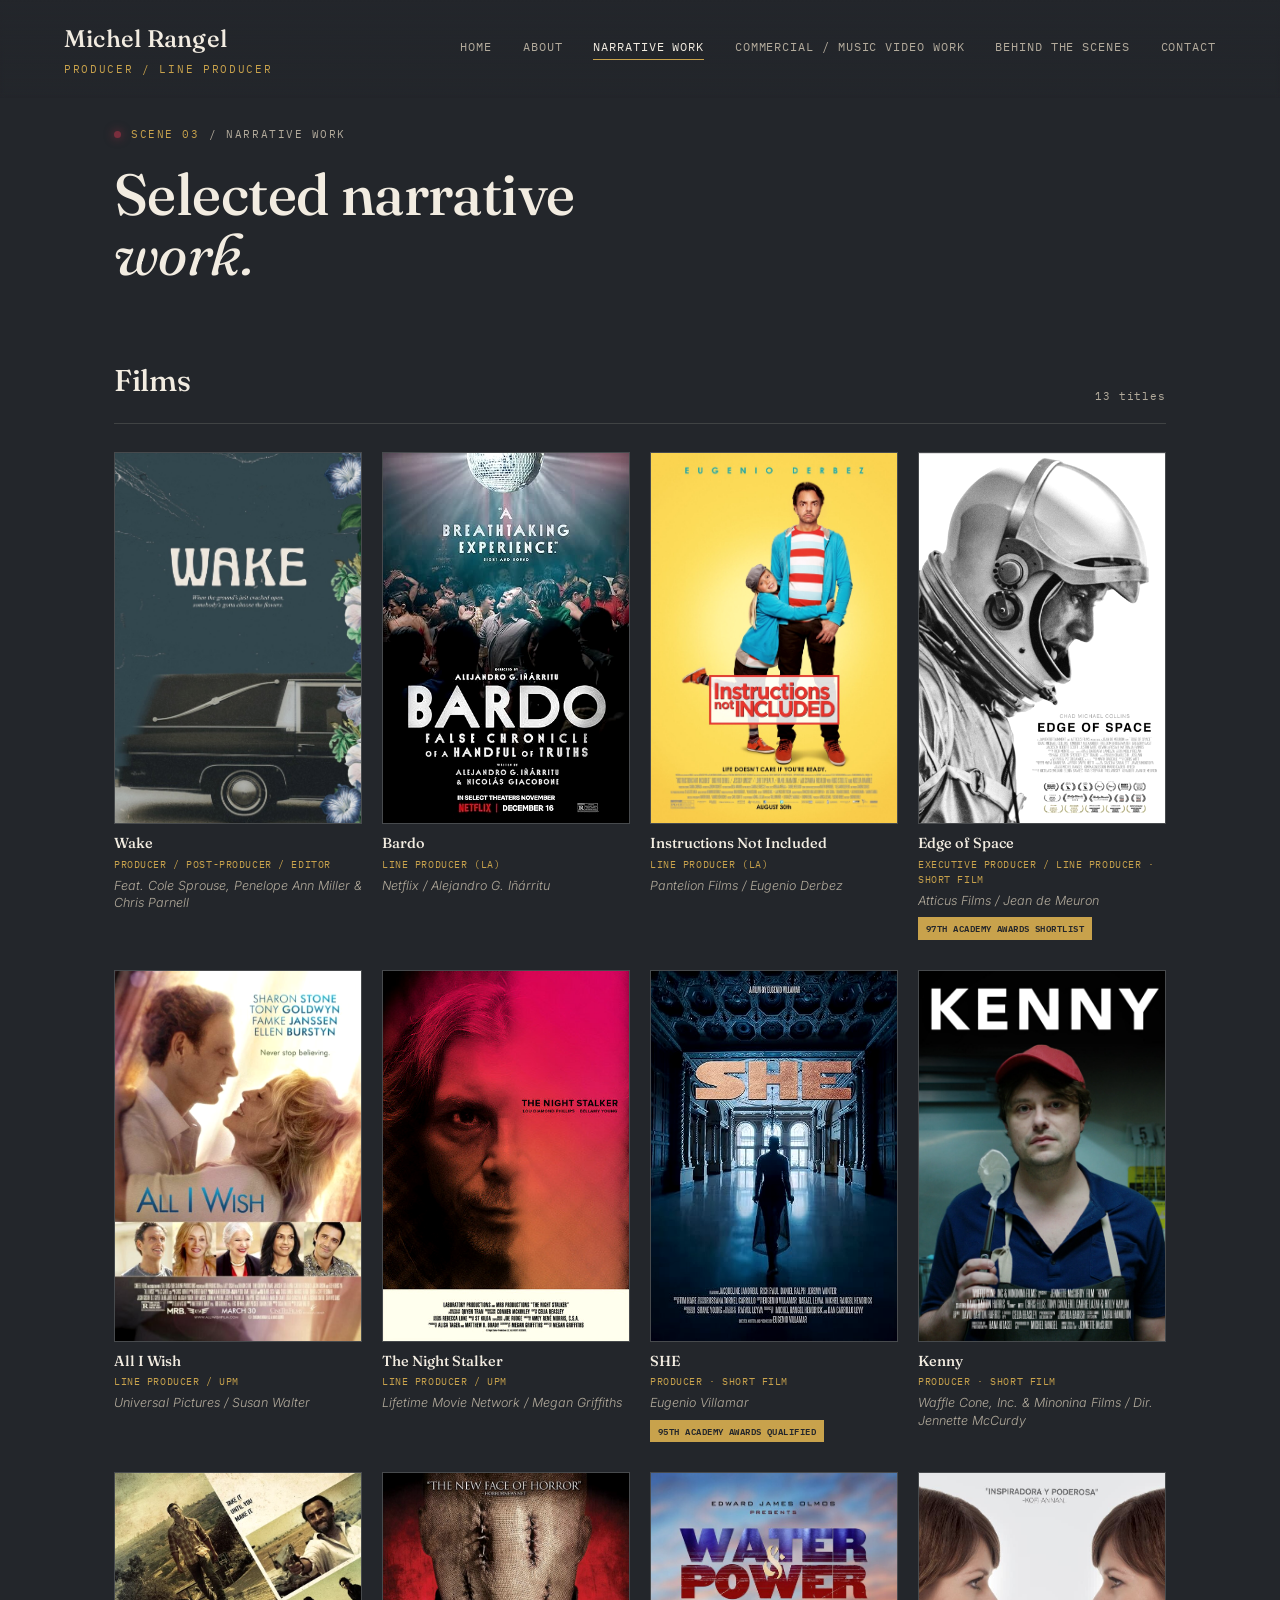
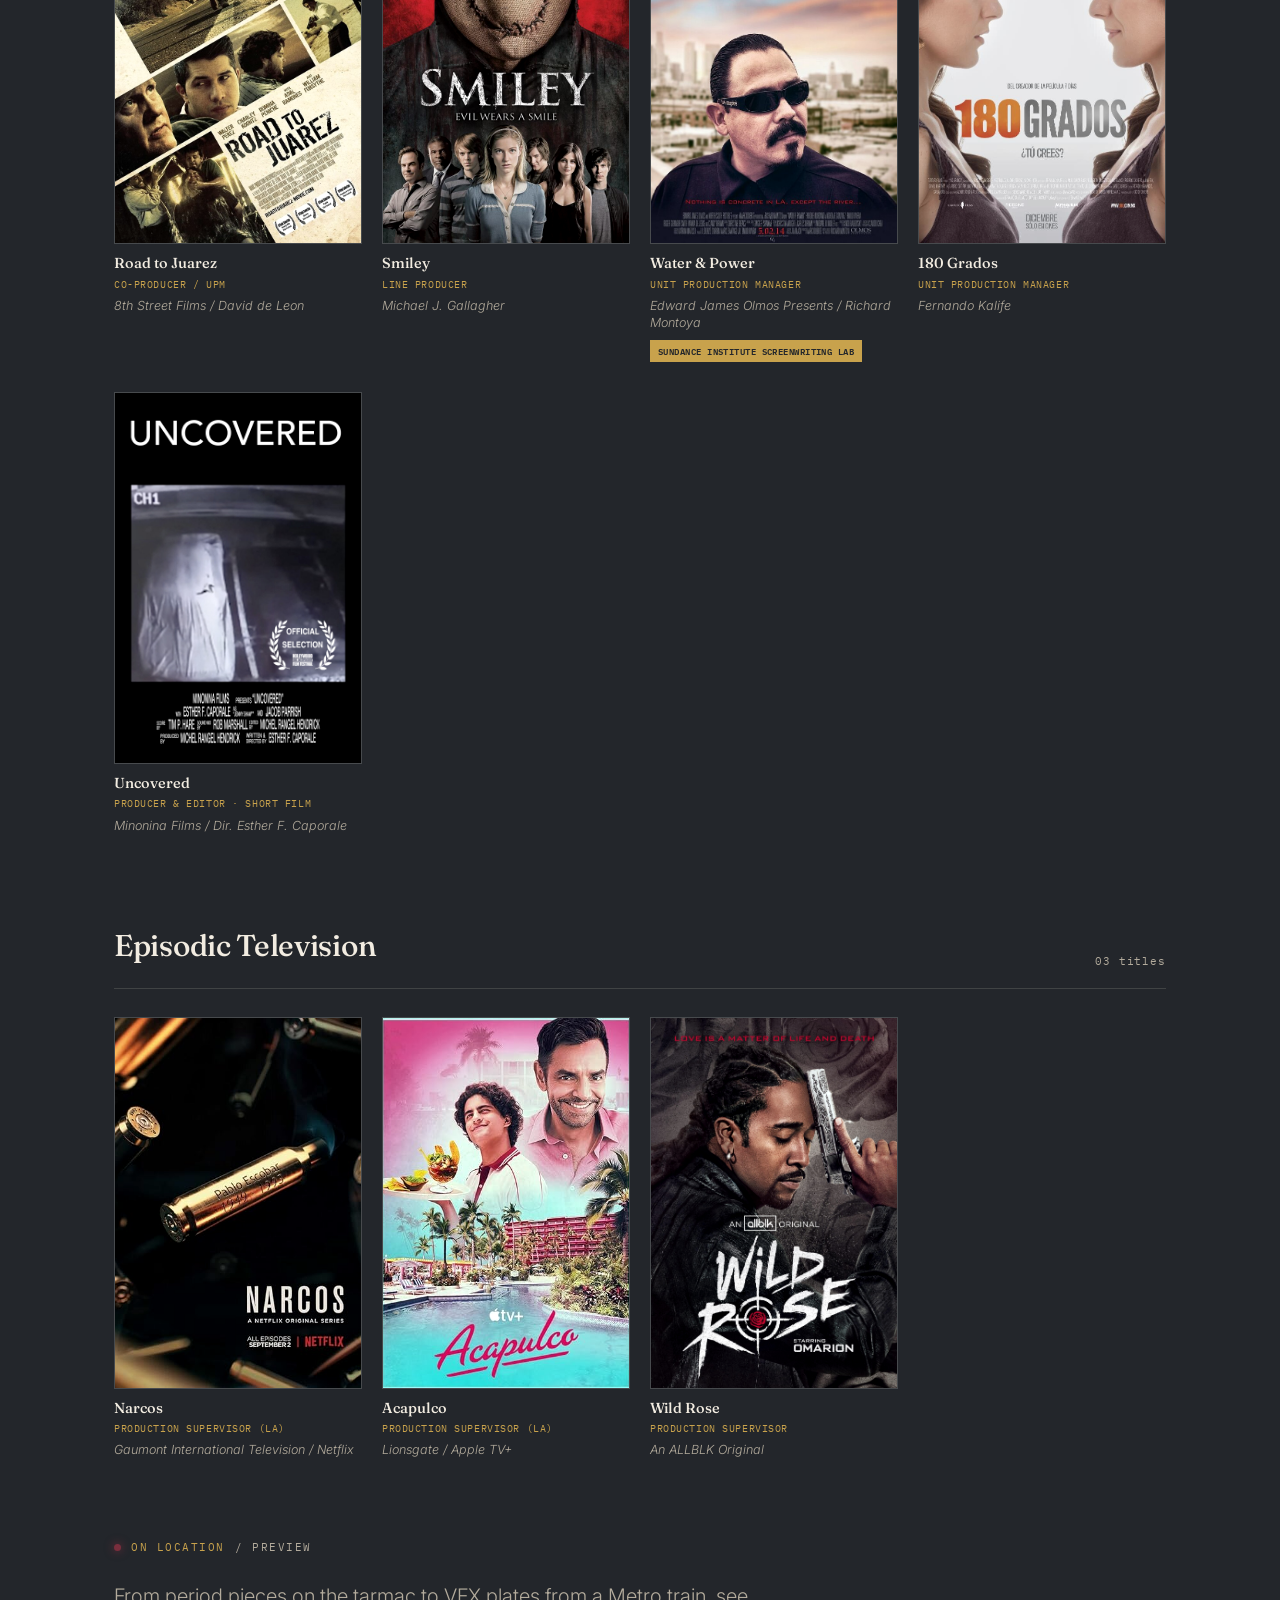
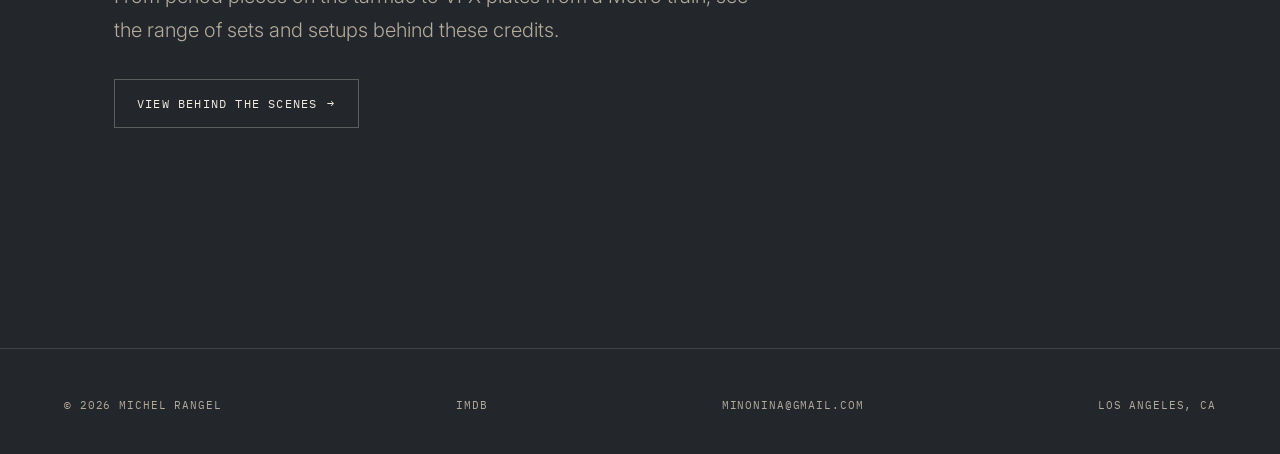
<file: site/work.html>
<!DOCTYPE html>
<html lang="en" data-theme="dark">
<head>
<!-- Google tag (gtag.js) -->
<script async src="https://www.googletagmanager.com/gtag/js?id=G-CX44KQYVGK"></script>
<script>
  window.dataLayer = window.dataLayer || [];
  function gtag(){dataLayer.push(arguments);}
  gtag('js', new Date());
  gtag('config', 'G-CX44KQYVGK');
</script>
<meta charset="UTF-8">
<meta name="viewport" content="width=device-width, initial-scale=1.0">
<title>Film Producer Credits | Michel Rangel</title>
<meta name="description" content="Selected film and television credits: Wake, Edge of Space, Bardo, Acapulco, Narcos, Instructions Not Included, and more.">
<link rel="canonical" href="https://michelrangel.com/work.html">
<link rel="icon" type="image/png" sizes="32x32" href="https://michelrangel.com/assets/img/meta/favicon-32.png">
<link rel="icon" type="image/png" sizes="16x16" href="https://michelrangel.com/assets/img/meta/favicon-16.png">
<link rel="apple-touch-icon" sizes="180x180" href="https://michelrangel.com/assets/img/meta/apple-touch-icon.png">

<meta property="og:type" content="website">
<meta property="og:site_name" content="Michel Rangel">
<meta property="og:url" content="https://michelrangel.com/work.html">
<meta property="og:title" content="Film Producer Credits | Michel Rangel">
<meta property="og:description" content="Selected film and television credits: Wake, Edge of Space, Bardo, Acapulco, Narcos, Instructions Not Included, and more.">
<meta property="og:image" content="https://michelrangel.com/assets/img/meta/og-image.jpg">
<meta property="og:image:width" content="1200">
<meta property="og:image:height" content="630">

<meta name="twitter:card" content="summary_large_image">
<meta name="twitter:title" content="Film Producer Credits | Michel Rangel">
<meta name="twitter:description" content="Selected film and television credits: Wake, Edge of Space, Bardo, Acapulco, Narcos, Instructions Not Included, and more.">
<meta name="twitter:image" content="https://michelrangel.com/assets/img/meta/og-image.jpg">
<link rel="stylesheet" href="css/style.css">
</head>
<body>

<header class="site-header">
  <a href="index.html" class="mark">Michel Rangel<small>Producer / Line Producer</small></a>
  <button class="nav-toggle">Menu</button>
  <nav class="site-nav">
    <a href="index.html">Home</a>
    <a href="about.html">About</a>
    <a href="work.html" class="active">Narrative Work</a>
    <a href="commercial.html">Commercial / Music Video Work</a>
    <a href="behind-the-scenes.html">Behind the Scenes</a>
    <a href="contact.html">Contact</a>
  </nav>
</header>

<section class="page-hero">
  <div class="wrap">
    <div class="slate">Scene 03 <span class="dim">/ Narrative Work</span></div>
    <h1 class="display-lg">Selected narrative<br><span class="italic">work.</span></h1>
  </div>
</section>

<section class="tight flush-top flush-bottom reveal">
  <div class="wrap">

    <div class="gallery-group">
    <div class="group-head">
      <h2>Films</h2>
      <span class="count">13 titles</span>
    </div>
    <div class="poster-wall">

      <div class="poster-wall-item">
        <div class="frame"><img src="assets/img/posters/wake.jpg" alt="Wake poster" loading="lazy"></div>
        <div class="cap"><div class="t">Wake</div><div class="m">Producer / Post-Producer / Editor</div><div class="s">Feat. Cole Sprouse, Penelope Ann Miller &amp; Chris Parnell</div></div>
      </div>

      <div class="poster-wall-item">
        <div class="frame"><img src="assets/img/posters/bardo-poster.jpg" alt="Bardo poster" loading="lazy"></div>
        <div class="cap"><div class="t">Bardo</div><div class="m">Line Producer (LA)</div><div class="s">Netflix / Alejandro G. Iñárritu</div></div>
      </div>

      <div class="poster-wall-item">
        <div class="frame"><img src="assets/img/posters/instructions-not-included.jpg" alt="Instructions Not Included poster" loading="lazy"></div>
        <div class="cap"><div class="t">Instructions Not Included</div><div class="m">Line Producer (LA)</div><div class="s">Pantelion Films / Eugenio Derbez</div></div>
      </div>

      <div class="poster-wall-item">
        <div class="frame"><img src="assets/img/posters/edge-of-space-poster.jpg" alt="Edge of Space poster" loading="lazy"></div>
        <div class="cap"><div class="t">Edge of Space</div><div class="m">Executive Producer / Line Producer · Short Film</div><div class="s">Atticus Films / Jean de Meuron</div><div class="badge">97th Academy Awards Shortlist</div></div>
      </div>

      <div class="poster-wall-item">
        <div class="frame"><img src="assets/img/posters/all-i-wish.jpg" alt="All I Wish poster" loading="lazy"></div>
        <div class="cap"><div class="t">All I Wish</div><div class="m">Line Producer / UPM</div><div class="s">Universal Pictures / Susan Walter</div></div>
      </div>

      <div class="poster-wall-item">
        <div class="frame"><img src="assets/img/posters/the-night-stalker.jpg" alt="The Night Stalker poster" loading="lazy"></div>
        <div class="cap"><div class="t">The Night Stalker</div><div class="m">Line Producer / UPM</div><div class="s">Lifetime Movie Network / Megan Griffiths</div></div>
      </div>

      <div class="poster-wall-item">
        <div class="frame"><img src="assets/img/posters/she-poster.jpg" alt="SHE poster" loading="lazy"></div>
        <div class="cap"><div class="t">SHE</div><div class="m">Producer · Short Film</div><div class="s">Eugenio Villamar</div><div class="badge">95th Academy Awards Qualified</div></div>
      </div>

      <div class="poster-wall-item">
        <div class="frame"><img src="assets/img/posters/kenny.jpg" alt="Kenny poster" loading="lazy"></div>
        <div class="cap"><div class="t">Kenny</div><div class="m">Producer · Short Film</div><div class="s">Waffle Cone, Inc. &amp; Minonina Films / Dir. Jennette McCurdy</div></div>
      </div>

      <div class="poster-wall-item">
        <div class="frame"><img src="assets/img/posters/road-to-juarez.jpg" alt="Road to Juarez poster" loading="lazy"></div>
        <div class="cap"><div class="t">Road to Juarez</div><div class="m">Co-Producer / UPM</div><div class="s">8th Street Films / David de Leon</div></div>
      </div>

      <div class="poster-wall-item">
        <div class="frame"><img src="assets/img/posters/smiley.jpg" alt="Smiley poster" loading="lazy"></div>
        <div class="cap"><div class="t">Smiley</div><div class="m">Line Producer</div><div class="s">Michael J. Gallagher</div></div>
      </div>

      <div class="poster-wall-item">
        <div class="frame"><img src="assets/img/posters/water-and-power.jpg" alt="Water &amp; Power poster" loading="lazy"></div>
        <div class="cap"><div class="t">Water &amp; Power</div><div class="m">Unit Production Manager</div><div class="s">Edward James Olmos Presents / Richard Montoya</div><div class="badge">Sundance Institute Screenwriting Lab</div></div>
      </div>

      <div class="poster-wall-item">
        <div class="frame"><img src="assets/img/posters/180-grados.jpg" alt="180 Grados poster" loading="lazy"></div>
        <div class="cap"><div class="t">180 Grados</div><div class="m">Unit Production Manager</div><div class="s">Fernando Kalife</div></div>
      </div>

      <div class="poster-wall-item">
        <div class="frame"><img src="assets/img/posters/uncovered.jpg" alt="Uncovered poster" loading="lazy"></div>
        <div class="cap"><div class="t">Uncovered</div><div class="m">Producer &amp; Editor · Short Film</div><div class="s">Minonina Films / Dir. Esther F. Caporale</div></div>
      </div>

    </div>
    </div>

    <div class="gallery-group">
    <div class="group-head">
      <h2>Episodic Television</h2>
      <span class="count">03 titles</span>
    </div>
    <div class="poster-wall">

      <div class="poster-wall-item">
        <div class="frame"><img src="assets/img/posters/narcos.jpg" alt="Narcos poster" loading="lazy"></div>
        <div class="cap"><div class="t">Narcos</div><div class="m">Production Supervisor (LA)</div><div class="s">Gaumont International Television / Netflix</div></div>
      </div>

      <div class="poster-wall-item">
        <div class="frame"><img src="assets/img/posters/acapulco.jpg" alt="Acapulco poster" loading="lazy"></div>
        <div class="cap"><div class="t">Acapulco</div><div class="m">Production Supervisor (LA)</div><div class="s">Lionsgate / Apple TV+</div></div>
      </div>

      <div class="poster-wall-item">
        <div class="frame"><img src="assets/img/posters/wild-rose.jpg" alt="Wild Rose poster" loading="lazy"></div>
        <div class="cap"><div class="t">Wild Rose</div><div class="m">Production Supervisor</div><div class="s">An ALLBLK Original</div></div>
      </div>

    </div>
    </div>

  </div>
</section>

<section class="tight flush-top reveal">
  <div class="wrap">
    <div class="slate">On Location <span class="dim">/ Preview</span></div>
    <p class="lede">From period pieces on the tarmac to VFX plates from a Metro train, see the range of sets and setups behind these credits.</p>
    <div style="margin-top:32px;">
      <a class="btn" href="behind-the-scenes.html">View Behind the Scenes <span class="arrow">→</span></a>
    </div>
  </div>
</section>

<footer class="site-footer">
  <div class="wrap">
    <span>© 2026 Michel Rangel</span>
    <span><a href="https://www.imdb.com/name/nm3859965/" target="_blank" rel="noopener">IMDb</a></span>
    <span><a href="contact.html">minonina@gmail.com</a></span>
    <span>Los Angeles, CA</span>
  </div>
</footer>

<script src="js/main.js"></script>
</body>
</html>
</file>
<file: site/css/style.css>
/* =========================================================
   MICHEL RANGEL — Producer / Line Producer
   Design system: cinematic editorial, warm dark or warm parchment — theme-able, brass + wine
   ========================================================= */

@import url('https://fonts.googleapis.com/css2?family=Fraunces:ital,opsz,wght@0,9..144,300;0,9..144,400;0,9..144,500;0,9..144,600;1,9..144,400&family=Inter:wght@300;400;500;600&family=IBM+Plex+Mono:wght@400;500&display=swap');

:root{
  /* ---- shared tokens ---- */
  --brass: #c8a24c;
  --brass-dim: #8f793c;
  --wine: #7a2e3d;      /* accent — replaces the earlier red/ember */
  --wine-dim: #5c222e;

  --display: 'Fraunces', Georgia, serif;
  --body: 'Inter', -apple-system, BlinkMacSystemFont, sans-serif;
  --mono: 'IBM Plex Mono', ui-monospace, Menlo, monospace;

  --maxw: 1180px;
  --edge: clamp(24px, 5vw, 72px);
}

/* ---- theme tokens ----
   --ink      = page background
   --ink-2    = card / panel surface
   --paper    = primary text (on --ink)
   --paper-dim= secondary text
   --line / --line-strong = hairline dividers
   --hero-*   = hero photo treatment
   (Names kept from the original dark-mode-only build; they now just mean
   "background" / "foreground" regardless of which theme is active.) */

html[data-theme="dark"]{
  --ink: #23262b;
  --ink-2: #2b2f36;
  --paper: #f2ece1;
  --paper-dim: #b3ab9c;
  --line: rgba(242,236,221,0.14);
  --line-strong: rgba(242,236,221,0.28);
  --hero-img-opacity: 0.5;
  --hero-scrim-from: rgba(35,38,43,0.58);
  --hero-scrim-mid: rgba(35,38,43,0.5);
  --hero-scrim-to: #23262b;
  --img-filter: grayscale(0.15) contrast(1.05);
  --img-filter-hover: grayscale(0) contrast(1.08);
}

html[data-theme="light"]{
  --ink: #f1ebdd;
  --ink-2: #fbf8f1;
  --paper: #221f1b;
  --paper-dim: #6d6455;
  --line: rgba(34,31,27,0.12);
  --line-strong: rgba(34,31,27,0.24);
  --hero-img-opacity: 0.62;
  --hero-scrim-from: rgba(241,235,221,0.12);
  --hero-scrim-mid: rgba(241,235,221,0.68);
  --hero-scrim-to: #f1ebdd;
  --img-filter: grayscale(0.05) contrast(1.02) brightness(1.01);
  --img-filter-hover: grayscale(0) contrast(1.05) brightness(1.03);
}

*{box-sizing:border-box; margin:0; padding:0;}

html{scroll-behavior:smooth;}

body{
  background: var(--ink);
  color: var(--paper);
  font-family: var(--body);
  font-weight: 400;
  line-height: 1.6;
  -webkit-font-smoothing: antialiased;
  overflow-x: hidden;
}

img{display:block; max-width:100%; height:auto;}
a{color:inherit; text-decoration:none;}

::selection{ background: var(--brass); color: var(--ink); }

:focus-visible{
  outline: 2px solid var(--brass);
  outline-offset: 3px;
}

.wrap{
  max-width: var(--maxw);
  margin: 0 auto;
  padding-left: var(--edge);
  padding-right: var(--edge);
}

/* ---------- Slate eyebrow (signature device) ---------- */
.slate{
  display:flex;
  align-items:center;
  gap: 10px;
  font-family: var(--mono);
  font-size: 11px;
  letter-spacing: 0.14em;
  text-transform: uppercase;
  color: var(--brass);
  margin-bottom: 22px;
}
.slate::before{
  content:"";
  width: 7px; height: 7px;
  background: var(--wine);
  border-radius: 50%;
  box-shadow: 0 0 8px 1px rgba(122,46,61,0.65);
  flex: none;
}
.slate .dim{ color: var(--paper-dim); font-weight:400; }

/* ---------- Nav ---------- */
.site-header{
  position: fixed;
  top:0; left:0; right:0;
  z-index: 100;
  padding: 20px var(--edge);
  display:flex;
  align-items:center;
  justify-content: space-between;
  background: linear-gradient(to bottom, var(--ink) 0%, transparent 100%);
  backdrop-filter: blur(2px);
}
.site-header .mark{
  font-family: var(--display);
  font-weight: 500;
  font-size: 24px;
  letter-spacing: 0.01em;
}
.site-header .mark small{
  display:block;
  font-family: var(--mono);
  font-size: 10.5px;
  letter-spacing: 0.16em;
  color: var(--brass);
  text-transform: uppercase;
  margin-top: 3px;
  font-weight: 400;
}
.site-header.no-mark .mark{ visibility: hidden; }
.site-nav{
  display:flex;
  gap: clamp(12px, 2.4vw, 32px);
  font-family: var(--mono);
  font-size: 11.5px;
  letter-spacing: 0.08em;
  text-transform: uppercase;
}
.site-nav a{
  position: relative;
  padding-bottom: 4px;
  color: var(--paper-dim);
  transition: color .25s ease;
}
.site-nav a:hover, .site-nav a.active{ color: var(--paper); }
.site-nav a.active::after{
  content:"";
  position:absolute;
  left:0; right:0; bottom:0;
  height:1px;
  background: var(--brass);
}
.nav-toggle{
  display:none;
  background:none; border:none;
  color: var(--paper);
  font-family: var(--mono);
  font-size: 11px;
  letter-spacing: .12em;
  text-transform: uppercase;
  cursor:pointer;
  border: 1px solid var(--line-strong);
  padding: 8px 14px;
}

@media (max-width: 1040px){
  .site-nav{
    position: fixed;
    inset: 0;
    height: 100vh;
    height: 100dvh;
    z-index: 200;
    background: var(--ink);
    flex-direction: column;
    justify-content: center;
    align-items: flex-start;
    padding: var(--edge);
    gap: 28px;
    font-size: 22px;
    opacity: 0;
    pointer-events: none;
    transform: translateY(-12px);
    transition: transform .35s cubic-bezier(.65,0,.35,1), opacity .3s ease;
  }
  .site-nav.open{
    transform: translateY(0);
    opacity: 1;
    pointer-events: auto;
  }
  .nav-toggle{ display:block; }
}

/* ---------- Footer ---------- */
.site-footer{
  border-top: 1px solid var(--line);
  padding: 48px var(--edge) 40px;
  margin-top: 140px;
}
.site-footer .wrap{
  padding:0;
  display:flex;
  flex-wrap: wrap;
  gap: 24px;
  align-items: baseline;
  justify-content: space-between;
  font-family: var(--mono);
  font-size: 11px;
  letter-spacing: 0.08em;
  color: var(--paper-dim);
  text-transform: uppercase;
}
.site-footer a{ color: var(--paper-dim); border-bottom: 1px solid transparent; }
.site-footer a:hover{ color: var(--brass); border-color: var(--brass); }

/* ---------- Type helpers ---------- */
h1,h2,h3{ font-family: var(--display); font-weight: 500; letter-spacing: -0.01em; }
.display-xl{
  font-size: 88px;
  font-size: clamp(48px, 9vw, 108px);
  line-height: 0.98;
  font-weight: 500;
}
.display-lg{
  font-size: 46px;
  font-size: clamp(34px, 5.5vw, 58px);
  line-height: 1.05;
}
.display-md{
  font-size: 27px;
  font-size: clamp(23px, 2.9vw, 31px);
  line-height: 1.2;
}
.display-name{
  font-size: 44px;
  font-size: clamp(32px, 5.2vw, 64px);
  line-height: 1.05;
  font-weight: 500;
  white-space: nowrap;
}
@media (max-width: 480px){
  .display-name{ white-space: normal; }
}
.lede{
  font-size: clamp(17px, 2vw, 20px);
  font-weight: 300;
  color: var(--paper-dim);
  line-height: 1.7;
  max-width: 640px;
}
.italic{ font-style: italic; font-weight: 400; }

/* ---------- Buttons / links ---------- */
.btn{
  display:inline-flex;
  align-items:center;
  gap: 10px;
  font-family: var(--mono);
  font-size: 12px;
  letter-spacing: 0.1em;
  text-transform: uppercase;
  padding: 14px 22px;
  border: 1px solid var(--line-strong);
  transition: border-color .25s ease, background .25s ease, color .25s ease;
}
.btn:hover{ border-color: var(--brass); color: var(--brass); }
.btn.solid{
  background: var(--brass);
  color: var(--ink);
  border-color: var(--brass);
}
.btn.solid:hover{ background: transparent; color: var(--brass); }
.btn .arrow{ transition: transform .25s ease; }
.btn:hover .arrow{ transform: translateX(3px); }

/* ---------- Sections ---------- */
section{ padding: 120px 0; position: relative; }
section.tight{ padding: 80px 0; }
.section-head{ margin-bottom: 56px; }

hr.rule{
  border: none;
  border-top: 1px solid var(--line);
  margin: 0;
}

/* ---------- Hero (home) ---------- */
.hero{
  padding-top: 116px;
  padding-bottom: 40px;
  min-height: min(38vw, 520px);
  position: relative;
}
.hero-bg{
  position:absolute; inset:0;
  background-size: cover;
  background-position: center 30%;
  opacity: var(--hero-img-opacity);
  filter: saturate(0.92) contrast(1.05);
}
.hero-bg::after{ content:""; }
.hero-scrim{
  position:absolute; inset:0;
  background:
    linear-gradient(to bottom, var(--hero-scrim-from) 0%, var(--hero-scrim-mid) 48%, var(--hero-scrim-to) 94%);
}
.hero-content{ position: relative; z-index: 2; }
.hero-role{
  font-family: var(--mono);
  font-size: 13px;
  letter-spacing: 0.14em;
  text-transform: uppercase;
  color: var(--paper-dim);
  margin-top: 18px;
}
.hero-role .amp{ color: var(--brass); }

.hero-meta{
  display:flex;
  gap: 36px;
  flex-wrap: wrap;
  margin-top: 44px;
}
.hero-meta > div{
  margin-right: 36px;
  font-family: var(--mono);
  font-size: 11.5px;
  letter-spacing: .06em;
  color: var(--paper-dim);
  text-transform: uppercase;
}
.hero-meta strong{ color: var(--paper); display:block; font-size: 12px; margin-bottom: 4px; }

/* ---------- Video embed ---------- */
.video-frame{
  position: relative;
  width: 100%;
  aspect-ratio: 16/9;
  background: #000;
  border: 1px solid var(--line-strong);
  overflow: hidden;
}
.featured-video{
  max-width: 760px;
  margin: 0 auto;
}
.video-frame iframe{
  position:absolute; inset:0; width:100%; height:100%; border:0;
}
.video-cap{
  display:flex;
  justify-content: space-between;
  gap: 16px;
  flex-wrap: wrap;
  margin-top: 14px;
  font-family: var(--mono);
  font-size: 11px;
  letter-spacing: .06em;
  text-transform: uppercase;
  color: var(--paper-dim);
}
.video-cap .accent{ color: var(--brass); }

/* ---------- Commercial page video grid ---------- */
.video-grid{
  display:grid;
  grid-template-columns: repeat(2, 1fr);
  gap: 56px 32px;
}
.video-grid .video-cap{ flex-direction: column; gap: 4px; }

@media (max-width: 900px){
  .video-grid{ grid-template-columns: 1fr; gap: 44px; }
}

/* ---------- Poster strip ---------- */
.poster-grid{
  display:grid;
  grid-template-columns: repeat(3, 1fr);
  gap: 2px;
  background: var(--line);
  border: 1px solid var(--line);
}
.poster-card{
  position: relative;
  background: var(--ink-2);
  overflow: hidden;
  aspect-ratio: 2/3;
}
.poster-card img{
  width:100%; height:100%; object-fit: cover;
  transition: transform .6s cubic-bezier(.2,.6,.2,1), filter .5s ease;
  filter: var(--img-filter);
}
.poster-card:hover img{ transform: scale(1.045); filter: var(--img-filter-hover); }
.poster-info{
  position:absolute; left:0; right:0; bottom:0;
  padding: 18px 16px 16px;
  background: linear-gradient(to top, var(--ink) 0%, transparent 100%);
}
.poster-info .t{ font-family: var(--display); font-size: 18px; font-weight: 500; }
.poster-info .m{
  font-family: var(--mono); font-size: 10px; letter-spacing: .08em;
  text-transform: uppercase; color: var(--brass); margin-top: 4px;
}

@media (max-width: 780px){
  .poster-grid{ grid-template-columns: repeat(2,1fr); }
}

/* ---------- Poster Wall (Narrative Work page) — smaller tiles, caption below ---------- */
.poster-wall{
  display:grid;
  grid-template-columns: repeat(4, 1fr);
  gap: 30px 20px;
}
.poster-wall-item .frame{
  overflow:hidden;
  border: 1px solid var(--line);
  aspect-ratio: 2/3;
  background: var(--ink-2);
}
.poster-wall-item img{
  width:100%; height:100%; object-fit: cover;
  filter: var(--img-filter);
  transition: transform .5s cubic-bezier(.2,.6,.2,1), filter .4s ease;
}
.poster-wall-item:hover img{ transform: scale(1.045); filter: var(--img-filter-hover); }
.poster-wall-item .cap{ margin-top: 10px; }
.poster-wall-item .cap .t{
  font-family: var(--display);
  font-size: 14.5px;
  font-weight: 500;
  color: var(--paper);
  line-height: 1.25;
}
.poster-wall-item .cap .m{
  font-family: var(--mono);
  font-size: 9.5px;
  letter-spacing: .06em;
  text-transform: uppercase;
  color: var(--brass);
  margin-top: 4px;
}
.poster-wall-item .cap .s{
  font-family: var(--body);
  font-size: 12.5px;
  font-weight: 300;
  font-style: italic;
  color: var(--paper-dim);
  margin-top: 5px;
  line-height: 1.4;
}
.poster-wall-item .cap .badge{
  display:inline-block;
  font-family: var(--mono);
  font-weight: 600;
  font-size: 9px;
  letter-spacing: .05em;
  text-transform: uppercase;
  color: var(--ink);
  background: var(--brass);
  padding: 4px 8px;
  margin-top: 8px;
}

@media (max-width: 980px){
  .poster-wall{ grid-template-columns: repeat(3, 1fr); }
}
@media (max-width: 460px){
  .poster-wall{ gap: 22px 12px; }
  .poster-wall-item .cap .t{ font-size: 13px; }
}

/* ---------- About page: text + contained portrait ---------- */
.about-split{
  display:grid;
  grid-template-columns: 1.25fr 0.75fr;
  gap: clamp(40px, 6vw, 80px);
  align-items: center;
}

.about-text p{
  font-size: clamp(16px, 1.5vw, 18px);
  font-weight: 300;
  color: var(--paper-dim);
  margin-bottom: 22px;
  max-width: 620px;
}
.about-text p strong{ color: var(--paper); font-weight: 500; }
.about-text p em{ color: var(--paper); font-style: italic; }

.about-portrait-wrap{
  max-width: 440px;
  margin-left: auto;
  transform: translateY(-36px);
}
.about-portrait-wrap .frame{
  overflow: hidden;
  border: 1px solid var(--line);
  aspect-ratio: 4/5;
  background: var(--ink-2);
}
.about-portrait-wrap .frame img{
  width:100%; height:100%;
  object-fit: cover;
  filter: grayscale(1) contrast(1.05);
  display:block;
}
.about-portrait-wrap .cap{ margin-top: 12px; }
.about-portrait-wrap .cap .t{
  font-family: var(--display);
  font-size: 16px;
  font-weight: 500;
  color: var(--paper);
}
.about-portrait-wrap .cap .m{
  font-family: var(--mono);
  font-size: 10.5px;
  letter-spacing: .06em;
  text-transform: uppercase;
  color: var(--brass);
  margin-top: 4px;
}

@media (max-width: 900px){
  .about-split{ grid-template-columns: 1fr; }
  .about-portrait-wrap{ max-width: 280px; margin: 0 auto; order: -1; transform: none; }
}


/* ---------- Capabilities (About page) ---------- */
.capability-grid{
  display:grid;
  grid-template-columns: repeat(3, 1fr);
  gap: 1px;
  background: var(--line);
  border: 1px solid var(--line);
  margin-top: 32px;
}
.capability-item{
  background: var(--ink);
  padding: 30px clamp(18px, 2.4vw, 30px);
}
.capability-title{
  font-family: var(--display);
  font-size: 18px;
  font-weight: 500;
  color: var(--paper);
  margin-bottom: 10px;
  line-height: 1.25;
}
.capability-item p{
  font-size: 14px;
  color: var(--paper-dim);
  font-weight: 300;
  line-height: 1.6;
}

@media (max-width: 980px){
  .capability-grid{ grid-template-columns: repeat(2, 1fr); }
}
@media (max-width: 620px){
  .capability-grid{ grid-template-columns: 1fr; }
}

/* ---------- Credits (Work page) ---------- */
.credit-list{ border-top: 1px solid var(--line); }
.credit-row{
  display:grid;
  grid-template-columns: 100px 1fr auto;
  gap: 24px;
  align-items: baseline;
  padding: 26px 0;
  border-bottom: 1px solid var(--line);
  transition: padding-left .3s ease, border-color .3s ease;
}
.credit-row:hover{
  padding-left: 12px;
  border-color: var(--line-strong);
}
.credit-year{
  font-family: var(--mono);
  font-size: 12px;
  color: var(--brass);
  letter-spacing: .04em;
}
.credit-main .title{
  font-family: var(--display);
  font-size: clamp(19px, 2.4vw, 26px);
  font-weight: 500;
}
.credit-main .meta{
  font-family: var(--body);
  font-size: 14px;
  color: var(--paper-dim);
  margin-top: 6px;
  line-height: 1.55;
}
.credit-main .badge{
  display:inline-block;
  font-family: var(--mono);
  font-size: 10px;
  letter-spacing: .08em;
  text-transform: uppercase;
  color: var(--wine);
  border: 1px solid rgba(122,46,61,0.5);
  padding: 3px 8px;
  margin-top: 10px;
}
.credit-role{
  font-family: var(--mono);
  font-size: 11px;
  letter-spacing: .06em;
  text-transform: uppercase;
  color: var(--paper-dim);
  text-align: right;
  white-space: nowrap;
}

@media (max-width: 700px){
  .credit-row{ grid-template-columns: 1fr; gap: 8px; }
  .credit-role{ text-align: left; }
}

.credit-note{
  margin-top: 40px;
  font-family: var(--mono);
  font-size: 12px;
  color: var(--paper-dim);
  letter-spacing: .03em;
}
.credit-note a{ color: var(--brass); border-bottom: 1px solid var(--brass-dim); }

/* ---------- On Set (gallery) ---------- */
.gallery-group{ margin-bottom: 88px; }
.gallery-group:last-child{ margin-bottom: 0; }
.group-head{
  display:flex;
  justify-content: space-between;
  align-items: flex-end;
  gap: 20px;
  margin-bottom: 28px;
  border-bottom: 1px solid var(--line);
  padding-bottom: 18px;
}
.group-head h2{ font-size: clamp(22px, 2.6vw, 30px); }
.group-head .count{
  font-family: var(--mono);
  font-size: 11px;
  color: var(--paper-dim);
  letter-spacing: .08em;
}
.gallery-grid{
  display:grid;
  grid-template-columns: repeat(3, 1fr);
  gap: 20px;
}
.gallery-item{ position: relative; }
.gallery-item .frame{
  overflow:hidden;
  border: 1px solid var(--line);
  aspect-ratio: 3/2;
  background: var(--ink-2);
}
.gallery-item img{
  width:100%; height:100%; object-fit: cover;
  filter: var(--img-filter);
  transition: transform .6s cubic-bezier(.2,.6,.2,1), filter .4s ease;
}
.gallery-item:hover img{ transform: scale(1.05); filter: var(--img-filter-hover); }
.gallery-item .cap{
  margin-top: 10px;
  font-family: var(--mono);
  font-size: 10.5px;
  letter-spacing: .06em;
  text-transform: uppercase;
  color: var(--paper-dim);
}
.gallery-item.tall .frame{ aspect-ratio: 2/3; }
.gallery-item.wide{ grid-column: span 2; }
.gallery-item.wide .frame{ aspect-ratio: 16/9; }

@media (max-width: 900px){
  .gallery-grid{ grid-template-columns: repeat(2, 1fr); }
  .gallery-item.wide{ grid-column: span 2; }
}
@media (max-width: 560px){
  .gallery-grid{ grid-template-columns: 1fr; }
  .gallery-item.wide{ grid-column: span 1; }
}

/* ---------- Contact page ---------- */
.contact-combined{
  padding-top: 126px;
  padding-bottom: 110px;
}
.contact-grid{
  display:grid;
  grid-template-columns: 1.1fr 0.9fr;
  gap: clamp(40px, 6vw, 100px);
  align-items: center;
}
.contact-h1{
  font-size: 28px;
  font-size: clamp(28px, 4.6vw, 48px);
  line-height: 1.08;
  margin-top: 20px;
}
.contact-main{ margin-top: 36px; }
.contact-main .email-link{
  font-family: var(--display);
  font-size: clamp(18px, 1.9vw, 23px);
  font-weight: 500;
  display:inline-block;
  border-bottom: 2px solid var(--brass);
  padding-bottom: 5px;
  transition: color .25s ease;
}
.contact-main .email-link:hover{ color: var(--brass); }
.contact-links{
  margin-top: 40px;
  display:flex;
  flex-direction: column;
  gap: 14px;
}
.contact-links a{
  font-family: var(--mono);
  font-size: 13px;
  letter-spacing: .05em;
  color: var(--paper-dim);
  text-transform: uppercase;
  border-bottom: 1px solid transparent;
  width: fit-content;
}
.contact-links a:hover{ color: var(--paper); border-color: var(--line-strong); }

.rep-box{
  border: 1px solid var(--line);
  padding: 32px;
}
.rep-box .slate{ margin-bottom: 18px; }
.rep-box .agency{
  font-family: var(--display);
  font-size: 22px;
  margin-bottom: 20px;
}
.rep-person{
  padding: 16px 0;
  border-top: 1px solid var(--line);
}
.rep-person:last-child{ padding-bottom: 0; }
.rep-person .name{ font-size: 15px; font-weight: 500; }
.rep-person .email{
  display:block;
  font-family: var(--mono);
  font-size: 12.5px;
  color: var(--brass);
  margin-top: 6px;
  word-break: break-word;
}
.rep-note{
  margin-top: 24px;
  font-size: 13px;
  color: var(--paper-dim);
  line-height: 1.6;
}

@media (max-width: 780px){
  .contact-grid{ grid-template-columns: 1fr; }
}

/* ---------- Section transitions ---------- */
.reveal{
  opacity: 0;
  transform: translateY(18px);
  transition: opacity .7s ease, transform .7s cubic-bezier(.2,.6,.2,1);
}
.reveal.in{ opacity: 1; transform: translateY(0); }

@media (prefers-reduced-motion: reduce){
  .reveal{ opacity:1; transform:none; transition:none; }
  html{ scroll-behavior:auto; }
}

/* ---------- Page hero (non-home pages) ---------- */
.page-hero{
  padding-top: 126px;
  padding-bottom: 32px;
}
.page-hero.compact{ padding-bottom: 28px; }
.page-hero .slate{ margin-bottom: 20px; }

section.tight.flush-top{ padding-top: 40px; }
section.tight.hero-flush-top{ padding-top: 16px; }
section.tight.flush-bottom{ padding-bottom: 40px; }

.contact-label{
  font-family: var(--mono);
  font-size: 11px;
  letter-spacing: .1em;
  text-transform: uppercase;
  color: var(--paper-dim);
  margin-bottom: 10px;
}
</file>
